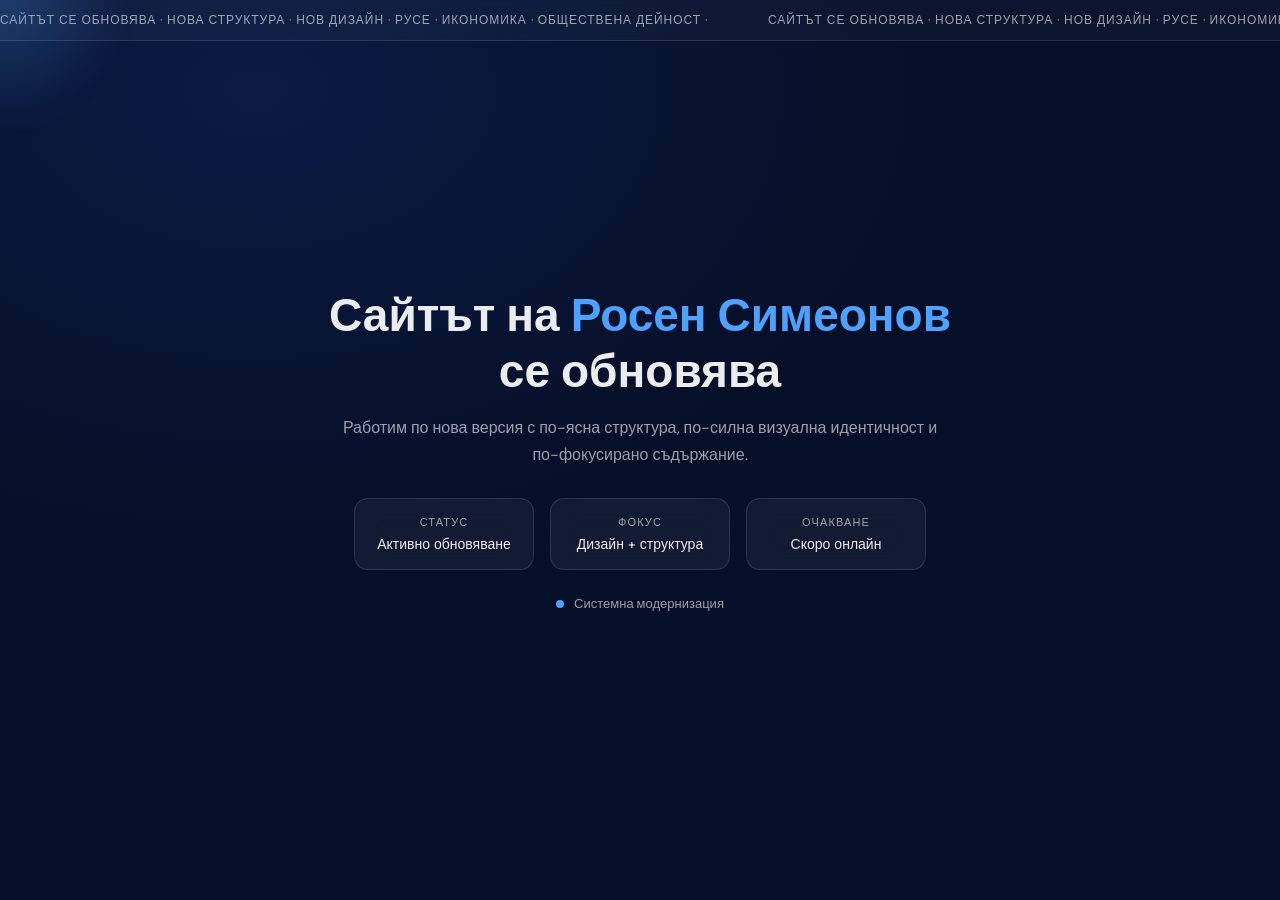
<file: index.html>
<!DOCTYPE html>
<html lang="bg-BG">
<head>
  <meta charset="UTF-8" />
  <meta name="viewport" content="width=device-width, initial-scale=1.0" />
  <title>Росен Симеонов | Обновяване</title>

  <link href="https://fonts.googleapis.com/css2?family=Syne:wght@700;800&family=DM+Sans:wght@400;500;600&display=swap" rel="stylesheet">

  <style>
    :root{
      --bg:#060f28;
      --text:rgba(255,255,255,0.92);
      --muted:rgba(255,255,255,0.6);
      --accent:#4ea1ff;
      --border:rgba(255,255,255,0.12);
    }

    *{margin:0;padding:0;box-sizing:border-box}

    body{
      font-family:"DM Sans",sans-serif;
      background:radial-gradient(1200px 800px at 20% 10%, #0b1b44 0%, var(--bg) 55%);
      height:100vh;
      overflow:hidden;
      color:var(--text);
      cursor:none;
    }

    /* ================= CURSOR LIGHT ================= */
    .cursor{
      position:fixed;
      width:300px;
      height:300px;
      background:radial-gradient(circle, rgba(78,161,255,0.25), transparent 60%);
      border-radius:50%;
      pointer-events:none;
      transform:translate(-50%,-50%);
      transition:0.08s linear;
      filter:blur(10px);
      z-index:1;
    }

    /* ================= TICKER ================= */
    .ticker{
      position:absolute;
      top:0;
      left:0;
      width:100%;
      padding:12px 0;
      overflow:hidden;
      border-bottom:1px solid var(--border);
      background:rgba(255,255,255,0.03);
      backdrop-filter:blur(10px);
    }

    .ticker-track{
      display:flex;
      gap:60px;
      white-space:nowrap;
      animation:scroll 18s linear infinite;
      font-size:12px;
      color:var(--muted);
      letter-spacing:0.08em;
      text-transform:uppercase;
    }

    @keyframes scroll{
      from{transform:translateX(0)}
      to{transform:translateX(-50%)}
    }

    /* ================= MAIN ================= */
    .wrap{
      position:relative;
      height:100%;
      display:flex;
      align-items:center;
      justify-content:center;
      z-index:2;
      text-align:center;
      padding:40px;
    }

    h1{
      font-family:"Syne",sans-serif;
      font-size:46px;
      margin-bottom:14px;
    }

    .accent{color:var(--accent)}

    p{
      color:var(--muted);
      max-width:600px;
      margin:0 auto 30px auto;
      line-height:1.7;
    }

    /* ================= DASHBOARD CARDS ================= */
    .cards{
      display:flex;
      gap:16px;
      justify-content:center;
      margin-top:30px;
      flex-wrap:wrap;
    }

    .card{
      width:180px;
      padding:16px;
      border:1px solid var(--border);
      border-radius:14px;
      background:rgba(255,255,255,0.05);
      backdrop-filter:blur(14px);
      transition:0.3s;
      animation:float 6s ease-in-out infinite;
    }

    .card:nth-child(2){animation-delay:1s}
    .card:nth-child(3){animation-delay:2s}

    .card:hover{
      transform:translateY(-6px);
      border-color:rgba(78,161,255,0.5);
    }

    .label{
      font-size:11px;
      color:var(--muted);
      text-transform:uppercase;
      letter-spacing:0.1em;
    }

    .value{
      margin-top:6px;
      font-size:14px;
      color:var(--text);
    }

    @keyframes float{
      0%,100%{transform:translateY(0)}
      50%{transform:translateY(-8px)}
    }

    /* ================= STATUS DOT ================= */
    .status{
      margin-top:25px;
      display:flex;
      align-items:center;
      justify-content:center;
      gap:10px;
      font-size:13px;
      color:var(--muted);
    }

    .dot{
      width:8px;
      height:8px;
      border-radius:50%;
      background:var(--accent);
      animation:pulse 1.2s infinite;
    }

    @keyframes pulse{
      0%,100%{transform:scale(0.8);opacity:0.4}
      50%{transform:scale(1.4);opacity:1}
    }

  </style>
</head>

<body>

<div class="cursor" id="cursor"></div>

<!-- TICKER -->
<div class="ticker">
  <div class="ticker-track">
    <span>САЙТЪТ СЕ ОБНОВЯВА · НОВА СТРУКТУРА · НОВ ДИЗАЙН · РУСЕ · ИКОНОМИКА · ОБЩЕСТВЕНА ДЕЙНОСТ ·</span>
    <span>САЙТЪТ СЕ ОБНОВЯВА · НОВА СТРУКТУРА · НОВ ДИЗАЙН · РУСЕ · ИКОНОМИКА · ОБЩЕСТВЕНА ДЕЙНОСТ ·</span>
  </div>
</div>

<div class="wrap">

  <div>
    <h1>
      Сайтът на <span class="accent">Росен Симеонов</span><br>
      се обновява
    </h1>

    <p>
      Работим по нова версия с по-ясна структура, по-силна визуална идентичност
      и по-фокусирано съдържание.
    </p>

    <!-- FLOATING INFO CARDS -->
    <div class="cards">

      <div class="card">
        <div class="label">Статус</div>
        <div class="value">Активно обновяване</div>
      </div>

      <div class="card">
        <div class="label">Фокус</div>
        <div class="value">Дизайн + структура</div>
      </div>

      <div class="card">
        <div class="label">Очакване</div>
        <div class="value">Скоро онлайн</div>
      </div>

    </div>

    <div class="status">
      <span class="dot"></span>
      Системна модернизация
    </div>
  </div>

</div>

<script>
  // cursor follow effect
  const cursor = document.getElementById("cursor");

  window.addEventListener("mousemove", (e) => {
    cursor.style.left = e.clientX + "px";
    cursor.style.top = e.clientY + "px";
  });
</script>

</body>
</html>
</file>
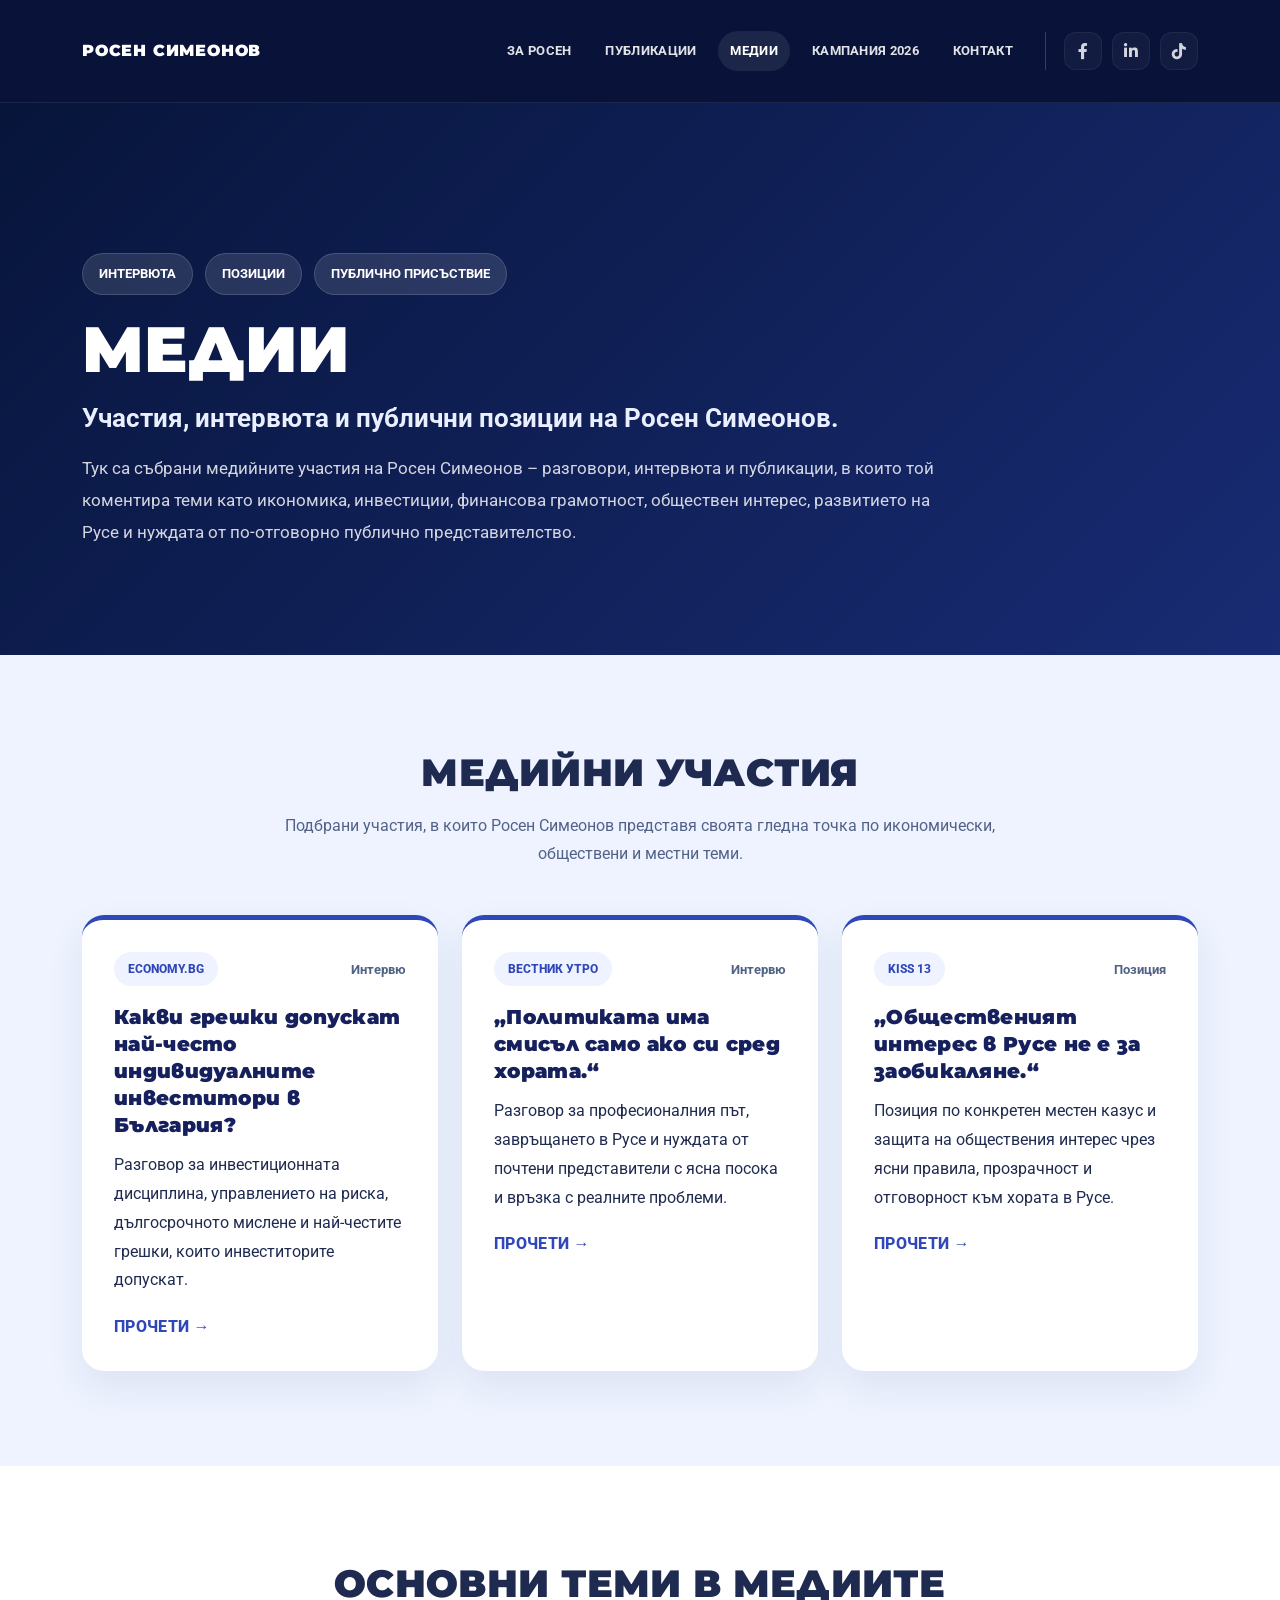
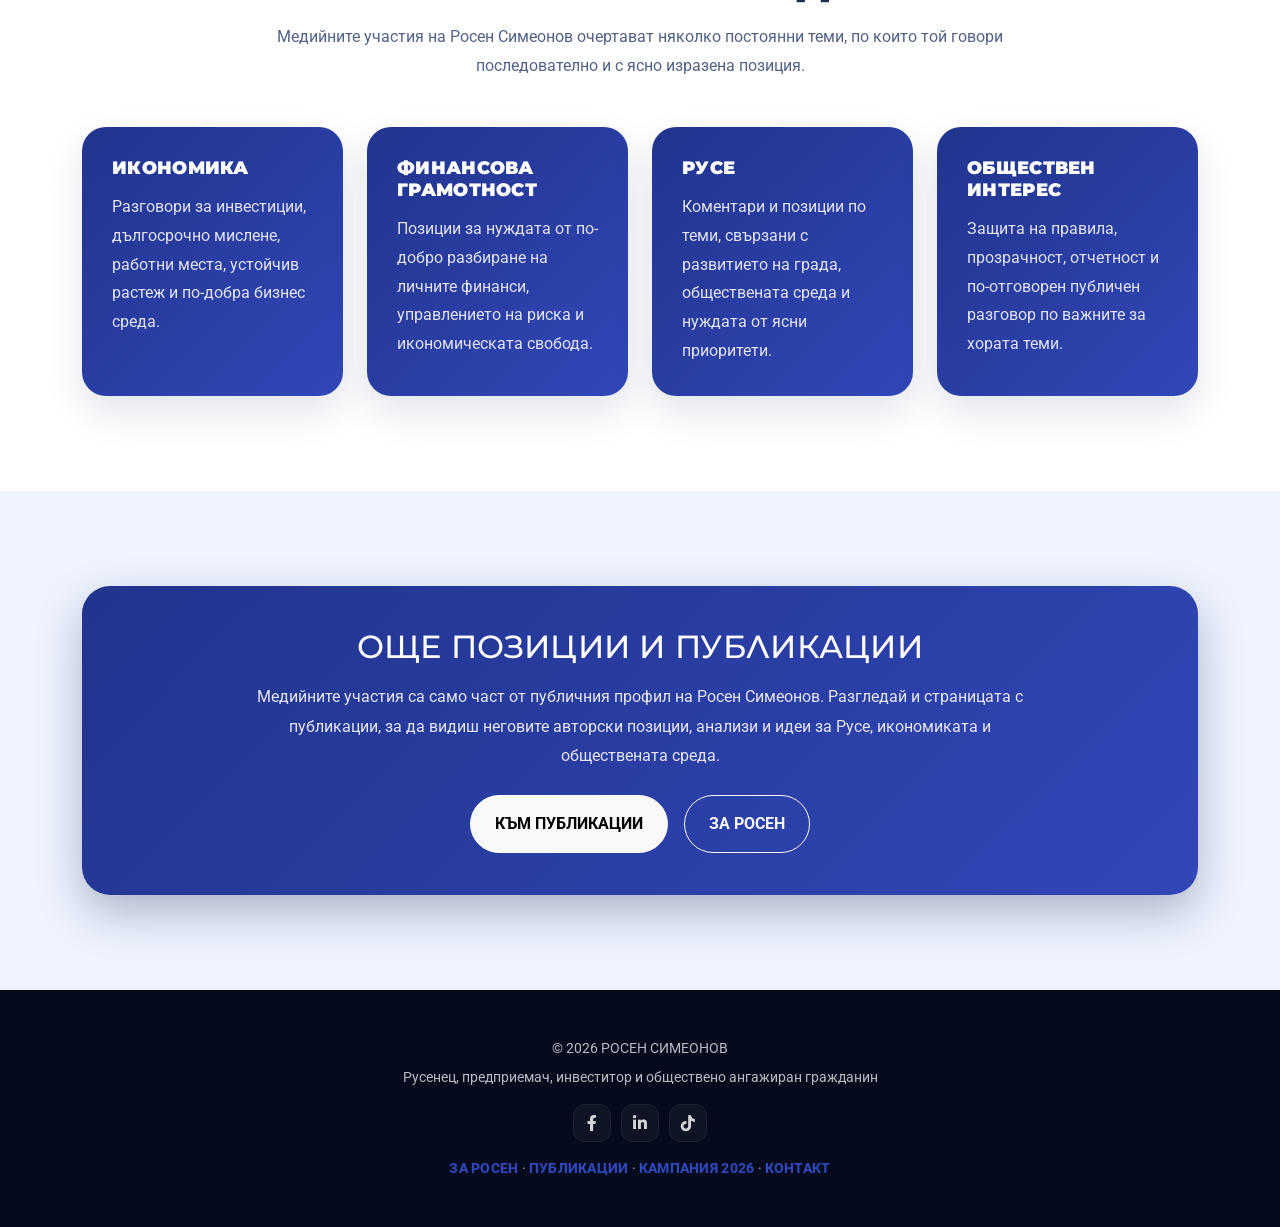
<file: medii.html>
<!DOCTYPE html>
<html lang="bg-BG">
<head>
    <meta charset="UTF-8">
    <meta http-equiv="X-UA-Compatible" content="IE=edge">
    <meta name="viewport" content="width=device-width, initial-scale=1.0, viewport-fit=cover">

    <title>Медии | Росен Симеонов</title>
    <meta name="description" content="Медийни участия на Росен Симеонов – интервюта, позиции и публикации по теми като Русе, икономика, финансова грамотност, обществен интерес и публична отговорност.">
    <meta name="robots" content="index, follow, max-image-preview:large, max-snippet:-1, max-video-preview:-1">
    <meta name="author" content="Росен Симеонов">
    <meta name="theme-color" content="#07153b">
    <meta name="format-detection" content="telephone=no">

    <link rel="icon" type="image/png" href="favicon.png">
    <link rel="canonical" href="https://rosensimeonov.com/medii.html">
    <link rel="alternate" hreflang="bg-BG" href="https://rosensimeonov.com/medii.html">
    <link rel="alternate" hreflang="x-default" href="https://rosensimeonov.com/medii.html">

    <meta property="og:locale" content="bg_BG">
    <meta property="og:type" content="website">
    <meta property="og:site_name" content="Росен Симеонов">
    <meta property="og:title" content="Медии | Росен Симеонов">
    <meta property="og:description" content="Интервюта, позиции и медийни участия на Росен Симеонов по теми като Русе, икономика, финансова грамотност и обществен интерес.">
    <meta property="og:url" content="https://rosensimeonov.com/medii.html">
    <meta property="og:image" content="https://rosensimeonov.com/thumbnail-rosen.png">

    <meta name="twitter:card" content="summary_large_image">
    <meta name="twitter:title" content="Медии | Росен Симеонов">
    <meta name="twitter:description" content="Интервюта, позиции и медийни участия на Росен Симеонов по теми като Русе, икономика, финансова грамотност и обществен интерес.">
    <meta name="twitter:image" content="https://rosensimeonov.com/thumbnail-rosen.png">

    <script type="application/ld+json">
    {
      "@context": "https://schema.org",
      "@graph": [
        {
          "@type": "CollectionPage",
          "@id": "https://rosensimeonov.com/medii.html#collectionpage",
          "url": "https://rosensimeonov.com/medii.html",
          "name": "Медии | Росен Симеонов",
          "description": "Архив с медийни участия, интервюта и позиции на Росен Симеонов.",
          "inLanguage": "bg-BG"
        },
        {
          "@type": "Person",
          "@id": "https://rosensimeonov.com/#person",
          "name": "Росен Симеонов",
          "url": "https://rosensimeonov.com/",
          "image": "https://rosensimeonov.com/thumbnail-rosen.png",
          "jobTitle": "Предприемач, инвеститор и обществено ангажиран автор"
        },
        {
          "@type": "BreadcrumbList",
          "@id": "https://rosensimeonov.com/medii.html#breadcrumb",
          "itemListElement": [
            {
              "@type": "ListItem",
              "position": 1,
              "name": "Начало",
              "item": "https://rosensimeonov.com/"
            },
            {
              "@type": "ListItem",
              "position": 2,
              "name": "Медии",
              "item": "https://rosensimeonov.com/medii.html"
            }
          ]
        }
      ]
    }
    </script>

    <link rel="preconnect" href="https://fonts.googleapis.com">
    <link rel="preconnect" href="https://fonts.gstatic.com" crossorigin>
    <link rel="preconnect" href="https://cdnjs.cloudflare.com" crossorigin>
    <link rel="preconnect" href="https://cdn.jsdelivr.net" crossorigin>
    <link rel="preconnect" href="https://unpkg.com" crossorigin>

    <link href="https://fonts.googleapis.com/css2?family=Montserrat:wght@400;700;800;900&family=Roboto:wght@300;400;500;700&display=swap" rel="stylesheet">
    <link rel="stylesheet" href="https://cdnjs.cloudflare.com/ajax/libs/font-awesome/6.0.0/css/all.min.css">
    <link href="https://cdn.jsdelivr.net/npm/bootstrap@5.3.0/dist/css/bootstrap.min.css" rel="stylesheet">
    <link href="https://unpkg.com/aos@2.3.1/dist/aos.css" rel="stylesheet">

    <style>
        :root {
            --primary-blue: #243a96;
            --secondary-blue: #2f47b8;
            --deep-blue: #15205d;
            --navy: #07153b;
            --navy-soft: #0b1438;
            --accent-light: #e9efff;
            --white: #ffffff;
            --text-soft: rgba(255,255,255,0.82);
            --text-dark: #1e2a4f;
            --text-muted: #526287;
            --shadow: 0 18px 45px rgba(7, 21, 59, 0.28);
            --shadow-soft: 0 10px 30px rgba(7, 21, 59, 0.16);
            --nav-height: 86px;
            --nav-height-scrolled: 72px;
        }

        * { box-sizing: border-box; }

        html {
            scroll-behavior: smooth;
            max-width: 100%;
            overflow-x: hidden;
        }

        body {
            margin: 0;
            max-width: 100%;
            overflow-x: hidden;
            font-family: 'Roboto', sans-serif;
            background: var(--navy);
            color: var(--white);
        }

        h1, h2, h3, h4, h5 {
            font-family: 'Montserrat', sans-serif;
            letter-spacing: 0.3px;
        }

        a { transition: 0.25s ease; text-decoration: none; }
        img { max-width: 100%; height: auto; }

        .navbar {
            background: rgba(10, 20, 58, 0.82);
            backdrop-filter: blur(18px);
            -webkit-backdrop-filter: blur(18px);
            min-height: var(--nav-height);
            border-bottom: 1px solid rgba(255,255,255,0.08);
            transition: min-height 0.28s ease, background 0.28s ease, box-shadow 0.28s ease;
            z-index: 1030;
        }

        .navbar.navbar-scrolled {
            min-height: var(--nav-height-scrolled);
            background: rgba(7, 16, 45, 0.94);
            box-shadow: 0 12px 32px rgba(0,0,0,0.18);
        }

        .nav-shell {
            min-height: var(--nav-height);
            display: flex;
            align-items: center;
            justify-content: space-between;
            gap: 18px;
            width: 100%;
            transition: min-height 0.28s ease;
        }

        .navbar.navbar-scrolled .nav-shell {
            min-height: var(--nav-height-scrolled);
        }

        .brand-name {
            color: #fff !important;
            font-family: 'Montserrat', sans-serif;
            font-weight: 900;
            font-size: 16px;
            letter-spacing: 0.8px;
            white-space: nowrap;
        }

        .desktop-nav {
            margin-left: auto;
        }

        .desktop-nav .navbar-nav {
            gap: 2px;
        }

        .desktop-nav .nav-link {
            position: relative;
            color: rgba(255,255,255,0.88) !important;
            font-weight: 700;
            font-size: 13px;
            text-transform: uppercase;
            margin-left: 8px;
            padding: 10px 12px !important;
            border-radius: 999px;
            letter-spacing: 0.3px;
        }

        .desktop-nav .nav-link:hover,
        .desktop-nav .nav-link.active {
            color: #fff !important;
            background: rgba(255,255,255,0.08);
        }

        .social-nav {
            display: flex;
            gap: 10px;
            margin-left: 18px;
            padding-left: 18px;
            border-left: 1px solid rgba(255,255,255,0.18);
        }

        .social-nav a {
            width: 38px;
            height: 38px;
            color: rgba(255,255,255,0.82);
            font-size: 16px;
            border-radius: 12px;
            background: rgba(255,255,255,0.04);
            border: 1px solid rgba(255,255,255,0.06);
            display: inline-flex;
            align-items: center;
            justify-content: center;
        }

        .social-nav a:hover {
            color: #fff;
            transform: translateY(-2px);
            background: rgba(255,255,255,0.1);
        }

        .hero-page {
            padding: 150px 0 90px;
            background:
                linear-gradient(135deg, rgba(7,21,59,0.96) 0%, rgba(26,45,120,0.92) 100%);
        }

        .hero-badges {
            display: flex;
            gap: 12px;
            flex-wrap: wrap;
            margin-bottom: 22px;
        }

        .badge-soft {
            background: rgba(255,255,255,0.12);
            border: 1px solid rgba(255,255,255,0.15);
            color: #fff;
            padding: 10px 16px;
            border-radius: 999px;
            font-size: 13px;
            font-weight: 700;
            text-transform: uppercase;
        }

        .hero-title {
            font-size: clamp(2.4rem, 5vw, 4.5rem);
            font-weight: 900;
            line-height: 1;
            text-transform: uppercase;
            margin-bottom: 18px;
        }

        .hero-subtitle {
            font-size: clamp(1.15rem, 2vw, 1.7rem);
            color: var(--accent-light);
            margin-bottom: 16px;
            font-weight: 700;
        }

        .hero-lead {
            max-width: 860px;
            font-size: 1.05rem;
            line-height: 1.9;
            color: var(--text-soft);
        }

        .section-white { background: #fff; color: var(--text-dark); padding: 95px 0; }
        .section-soft { background: #eef3ff; color: var(--text-dark); padding: 95px 0; }

        .section-header { margin-bottom: 46px; }
        .section-header h2 {
            font-weight: 900;
            font-size: clamp(2rem, 3vw, 2.8rem);
            text-transform: uppercase;
            margin-bottom: 16px;
        }

        .section-header p {
            color: var(--text-muted);
            line-height: 1.8;
        }

        .media-card {
            background: #fff;
            border-radius: 22px;
            padding: 32px;
            height: 100%;
            box-shadow: 0 16px 38px rgba(20, 36, 96, 0.08);
            transition: transform 0.25s ease, box-shadow 0.25s ease;
            border-top: 5px solid var(--secondary-blue);
        }

        .media-card:hover {
            transform: translateY(-4px);
            box-shadow: 0 20px 42px rgba(20, 36, 96, 0.12);
        }

        .media-meta {
            display: flex;
            align-items: center;
            justify-content: space-between;
            gap: 14px;
            flex-wrap: wrap;
            margin-bottom: 18px;
        }

        .media-tag {
            display: inline-block;
            padding: 8px 14px;
            border-radius: 999px;
            background: #eef3ff;
            color: var(--secondary-blue);
            font-size: 12px;
            font-weight: 800;
            text-transform: uppercase;
        }

        .media-type {
            font-size: 13px;
            color: var(--text-muted);
            font-weight: 700;
        }

        .media-card h3 {
            color: var(--deep-blue);
            font-size: 1.25rem;
            font-weight: 900;
            margin-bottom: 12px;
            line-height: 1.35;
        }

        .media-card p {
            color: var(--text-dark);
            line-height: 1.8;
            margin-bottom: 20px;
        }

        .text-link {
            color: var(--secondary-blue);
            font-weight: 800;
            text-transform: uppercase;
            letter-spacing: 0.3px;
        }

        .text-link:hover {
            color: var(--deep-blue);
        }

        .topic-card {
            background: linear-gradient(135deg, #21348d 0%, #3147b7 100%);
            border-radius: 24px;
            padding: 30px;
            color: #fff;
            height: 100%;
            box-shadow: 0 16px 38px rgba(20, 36, 96, 0.12);
        }

        .topic-card h3 {
            font-size: 1.15rem;
            font-weight: 900;
            text-transform: uppercase;
            margin-bottom: 14px;
        }

        .topic-card p {
            color: rgba(255,255,255,0.86);
            line-height: 1.8;
            margin-bottom: 0;
        }

        .archive-card {
            background: linear-gradient(135deg, #21348d 0%, #3147b7 100%);
            border-radius: 28px;
            padding: 42px;
            color: #fff;
            box-shadow: 0 18px 45px rgba(7, 21, 59, 0.28);
        }

        .archive-card p {
            color: rgba(255,255,255,0.88);
            line-height: 1.85;
        }

        footer {
            background: #050b1c;
            padding: 48px 0;
            text-align: center;
            color: rgba(255,255,255,0.72);
            font-size: 14px;
        }

        @media (max-width: 991px) {
            .desktop-nav,
            .social-nav {
                display: none !important;
            }

            .hero-page {
                padding: 130px 0 72px;
                text-align: center;
            }

            .hero-badges {
                justify-content: center;
            }

            .section-white,
            .section-soft {
                padding: 80px 0;
            }

            .archive-card {
                padding: 28px;
            }
        }
    </style>
</head>
<body>

    <header>
        <nav class="navbar sticky-top navbar-dark" id="mainNavbar" aria-label="Основна навигация">
            <div class="container">
                <div class="nav-shell">
                    <a href="index.html" class="brand-name" aria-label="Начало - Росен Симеонов">РОСЕН СИМЕОНОВ</a>

                    <div class="desktop-nav d-none d-lg-flex align-items-center">
                        <ul class="navbar-nav flex-row align-items-center">
                            <li class="nav-item"><a class="nav-link" href="za-men.html">За Росен</a></li>
                            <li class="nav-item"><a class="nav-link" href="publikacii.html">Публикации</a></li> 
                            <li class="nav-item"><a class="nav-link active" href="medii.html">Медии</a></li>
                            <li class="nav-item"><a class="nav-link" href="kampania-2026.html">Кампания 2026</a></li>
                            <li class="nav-item"><a class="nav-link" href="index.html#contact">Контакт</a></li>
                            <li class="nav-item">
                                <div class="social-nav">
                                    <a href="https://www.facebook.com/rosen.simeonov.12" target="_blank" rel="noopener noreferrer me" aria-label="Facebook профил на Росен Симеонов"><i class="fab fa-facebook-f"></i></a>
                                    <a href="https://www.linkedin.com/in/rosen-simeonov/" target="_blank" rel="noopener noreferrer me" aria-label="LinkedIn профил на Росен Симеонов"><i class="fab fa-linkedin-in"></i></a>
                                    <a href="https://www.tiktok.com/@rossimeonov" target="_blank" rel="noopener noreferrer me" aria-label="TikTok профил на Росен Симеонов"><i class="fab fa-tiktok"></i></a>
                                </div>
                            </li>
                        </ul>
                    </div>
                </div>
            </div>
        </nav>
    </header>

    <main>
        <section class="hero-page" aria-labelledby="page-title">
            <div class="container">
                <div class="hero-badges">
                    <span class="badge-soft">Интервюта</span>
                    <span class="badge-soft">Позиции</span>
                    <span class="badge-soft">Публично присъствие</span>
                </div>

                <h1 id="page-title" class="hero-title">Медии</h1>
                <div class="hero-subtitle">Участия, интервюта и публични позиции на Росен Симеонов.</div>
                <p class="hero-lead">
                    Тук са събрани медийните участия на Росен Симеонов – разговори, интервюта и публикации, в които той коментира теми като икономика, инвестиции, финансова грамотност, обществен интерес, развитието на Русе и нуждата от по-отговорно публично представителство.
                </p>
            </div>
        </section>

        <section class="section-soft" aria-labelledby="media-list-title">
            <div class="container">
                <div class="section-header text-center">
                    <h2 id="media-list-title">Медийни участия</h2>
                    <p style="max-width:760px; margin:0 auto;">
                        Подбрани участия, в които Росен Симеонов представя своята гледна точка по икономически, обществени и местни теми.
                    </p>
                </div>

                <div class="row g-4">
                    <div class="col-md-6 col-lg-4">
                        <article class="media-card">
                            <div class="media-meta">
                                <span class="media-tag">Economy.bg</span>
                                <span class="media-type">Интервю</span>
                            </div>
                            <h3>Какви грешки допускат най-често индивидуалните инвеститори в България?</h3>
                            <p>
                                Разговор за инвестиционната дисциплина, управлението на риска, дългосрочното мислене и най-честите грешки, които инвеститорите допускат.
                            </p>
                            <a href="https://www.economy.bg/featured/view/63166/Kakvi-greshki-dopuskat-naj-chesto-individualnite-investitori-v-Bylgariya"
                               target="_blank"
                               rel="noopener noreferrer external"
                               class="text-link">Прочети →</a>
                        </article>
                    </div>

                    <div class="col-md-6 col-lg-4">
                        <article class="media-card">
                            <div class="media-meta">
                                <span class="media-tag">Вестник Утро</span>
                                <span class="media-type">Интервю</span>
                            </div>
                            <h3>„Политиката има смисъл само ако си сред хората.“</h3>
                            <p>
                                Разговор за професионалния път, завръщането в Русе и нуждата от почтени представители с ясна посока и връзка с реалните проблеми.
                            </p>
                            <a href="https://utroruse.com/article/1179302/"
                               target="_blank"
                               rel="noopener noreferrer external"
                               class="text-link">Прочети →</a>
                        </article>
                    </div>

                    <div class="col-md-6 col-lg-4">
                        <article class="media-card">
                            <div class="media-meta">
                                <span class="media-tag">KISS 13</span>
                                <span class="media-type">Позиция</span>
                            </div>
                            <h3>„Общественият интерес в Русе не е за заобикаляне.“</h3>
                            <p>
                                Позиция по конкретен местен казус и защита на обществения интерес чрез ясни правила, прозрачност и отговорност към хората в Русе.
                            </p>
                            <a href="https://kiss13.net/news/ruse/pp-db-davat-sdelkata-za-golemiya-tir-parking-v-ruse-na-prokuraturata"
                               target="_blank"
                               rel="noopener noreferrer external"
                               class="text-link">Прочети →</a>
                        </article>
                    </div>
                </div>
            </div>
        </section>

        <section class="section-white" aria-labelledby="topics-title">
            <div class="container">
                <div class="section-header text-center">
                    <h2 id="topics-title">Основни теми в медиите</h2>
                    <p style="max-width:760px; margin:0 auto;">
                        Медийните участия на Росен Симеонов очертават няколко постоянни теми, по които той говори последователно и с ясно изразена позиция.
                    </p>
                </div>

                <div class="row g-4">
                    <div class="col-md-6 col-lg-3">
                        <div class="topic-card">
                            <h3>Икономика</h3>
                            <p>Разговори за инвестиции, дългосрочно мислене, работни места, устойчив растеж и по-добра бизнес среда.</p>
                        </div>
                    </div>

                    <div class="col-md-6 col-lg-3">
                        <div class="topic-card">
                            <h3>Финансова грамотност</h3>
                            <p>Позиции за нуждата от по-добро разбиране на личните финанси, управлението на риска и икономическата свобода.</p>
                        </div>
                    </div>

                    <div class="col-md-6 col-lg-3">
                        <div class="topic-card">
                            <h3>Русе</h3>
                            <p>Коментари и позиции по теми, свързани с развитието на града, обществената среда и нуждата от ясни приоритети.</p>
                        </div>
                    </div>

                    <div class="col-md-6 col-lg-3">
                        <div class="topic-card">
                            <h3>Обществен интерес</h3>
                            <p>Защита на правила, прозрачност, отчетност и по-отговорен публичен разговор по важните за хората теми.</p>
                        </div>
                    </div>
                </div>
            </div>
        </section>

        <section class="section-soft" aria-labelledby="cta-title">
            <div class="container">
                <div class="archive-card text-center">
                    <h2 id="cta-title" class="fw-900 text-uppercase mb-3">Още позиции и публикации</h2>
                    <p style="max-width:780px; margin:0 auto 24px;">
                        Медийните участия са само част от публичния профил на Росен Симеонов. Разгледай и страницата с публикации, за да видиш неговите авторски позиции, анализи и идеи за Русе, икономиката и обществената среда.
                    </p>
                    <div class="d-flex flex-wrap gap-3 justify-content-center">
                        <a href="publikacii.html" class="btn btn-light rounded-pill px-4 py-3 fw-bold text-uppercase">Към публикации</a>
                        <a href="za-men.html" class="btn btn-outline-light rounded-pill px-4 py-3 fw-bold text-uppercase">За Росен</a>
                    </div>
                </div>
            </div>
        </section>
    </main>

    <footer>
    <div class="container">
        <p class="mb-2">© 2026 РОСЕН СИМЕОНОВ</p>
        <p class="mb-3">Русенец, предприемач, инвеститор и обществено ангажиран гражданин</p>

        <div class="social-nav justify-content-center d-flex mx-auto mb-3" style="margin-left: 0; padding-left: 0; border-left: none;">
            <a href="https://www.facebook.com/rosen.simeonov.12" target="_blank" rel="noopener noreferrer me" aria-label="Facebook профил на Росен Симеонов">
                <i class="fab fa-facebook-f"></i>
            </a>
            <a href="https://www.linkedin.com/in/rosen-simeonov/" target="_blank" rel="noopener noreferrer me" aria-label="LinkedIn профил на Росен Симеонов">
                <i class="fab fa-linkedin-in"></i>
            </a>
            <a href="https://www.tiktok.com/@rossimeonov" target="_blank" rel="noopener noreferrer me" aria-label="TikTok профил на Росен Симеонов">
                <i class="fab fa-tiktok"></i>
            </a>
        </div>

        <p class="mb-0">
            <a href="za-men.html" class="text-link">За Росен</a> ·
            <a href="publikacii.html" class="text-link">Публикации</a> ·
            <a href="kampania-2026.html" class="text-link">Кампания 2026</a> ·
            <a href="#contact" class="text-link nav-scroll-link" data-target="contact">Контакт</a>
        </p>
    </div>
</footer>

    <script src="https://cdn.jsdelivr.net/npm/bootstrap@5.3.0/dist/js/bootstrap.bundle.min.js"></script>
    <script src="https://unpkg.com/aos@2.3.1/dist/aos.js"></script>
    <script>
        document.addEventListener('DOMContentLoaded', function () {
            if (typeof AOS !== 'undefined') {
                AOS.init({ duration: 900, once: true });
            }

            const navbar = document.getElementById('mainNavbar');

            function handleScrollState() {
                if (!navbar) return;
                if (window.scrollY > 16) {
                    navbar.classList.add('navbar-scrolled');
                } else {
                    navbar.classList.remove('navbar-scrolled');
                }
            }

            window.addEventListener('scroll', handleScrollState);
            handleScrollState();
        });
    </script>
</body>
</html>
</file>
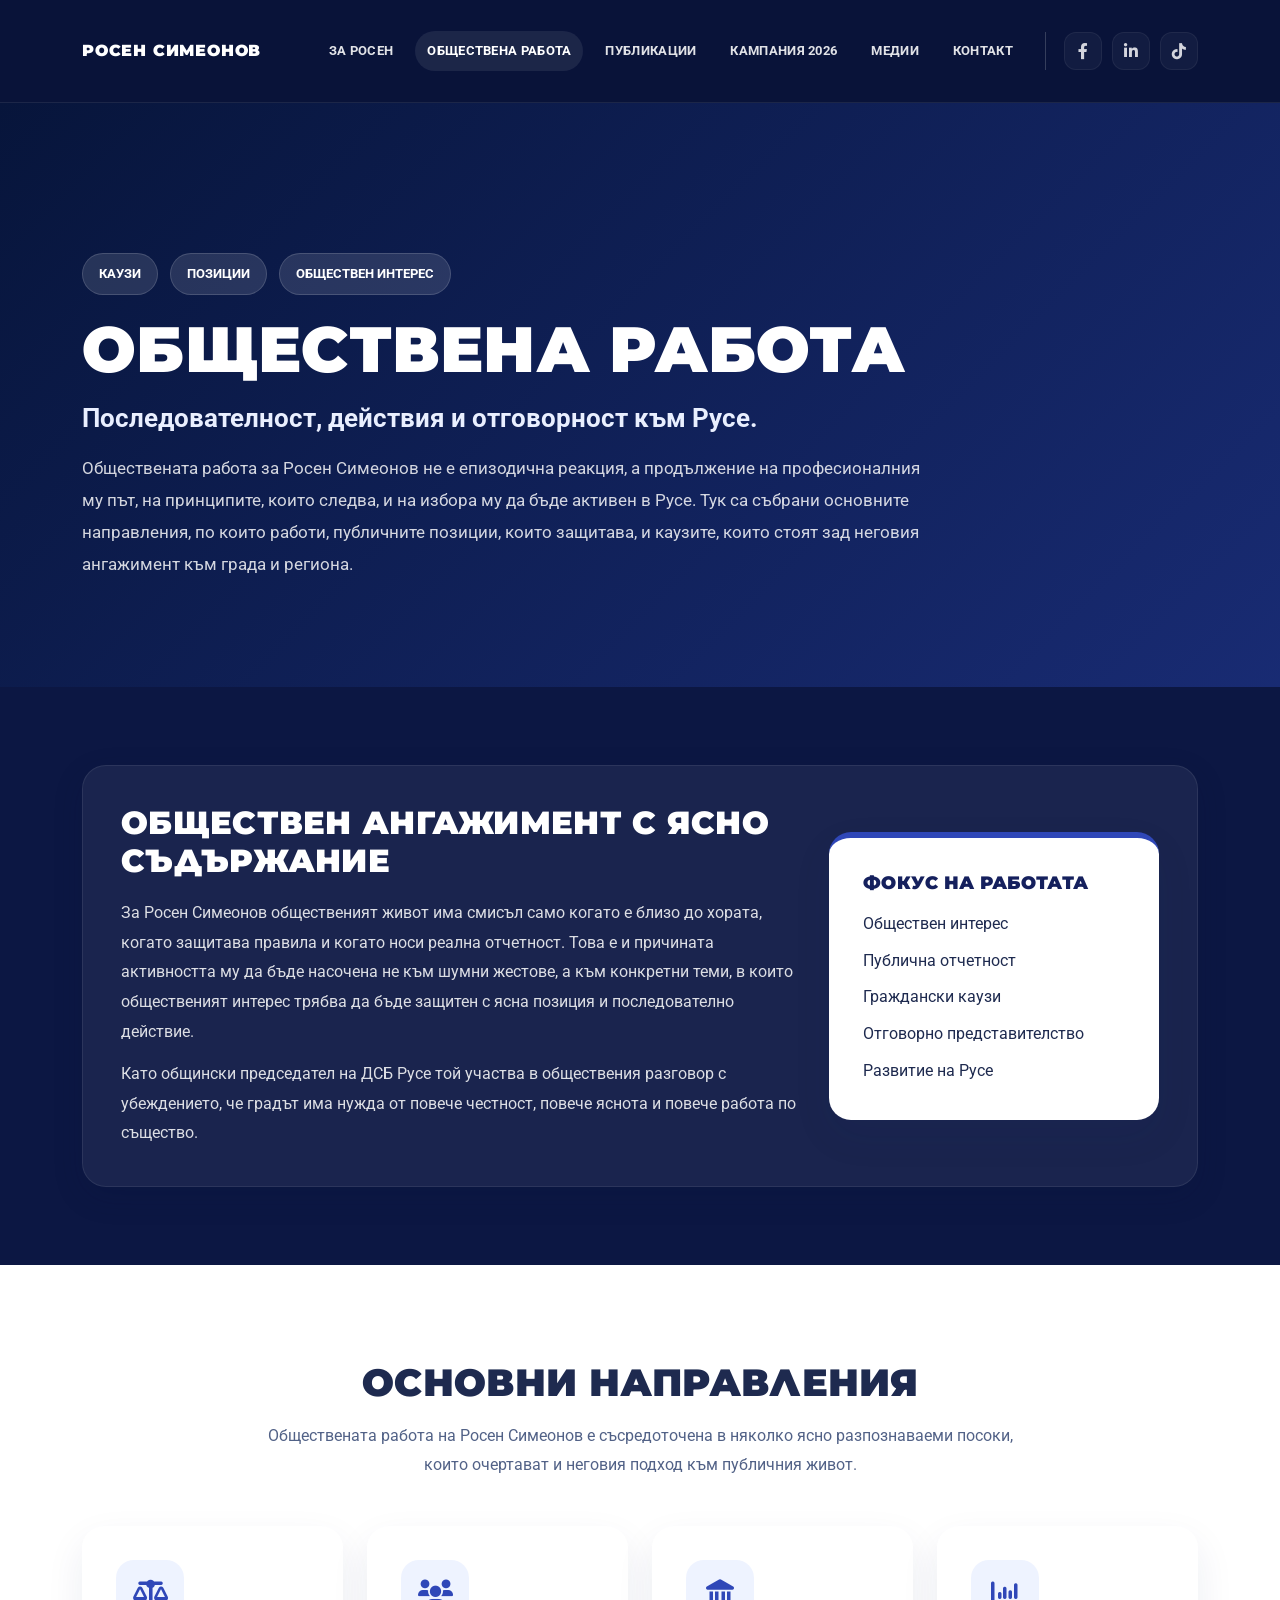
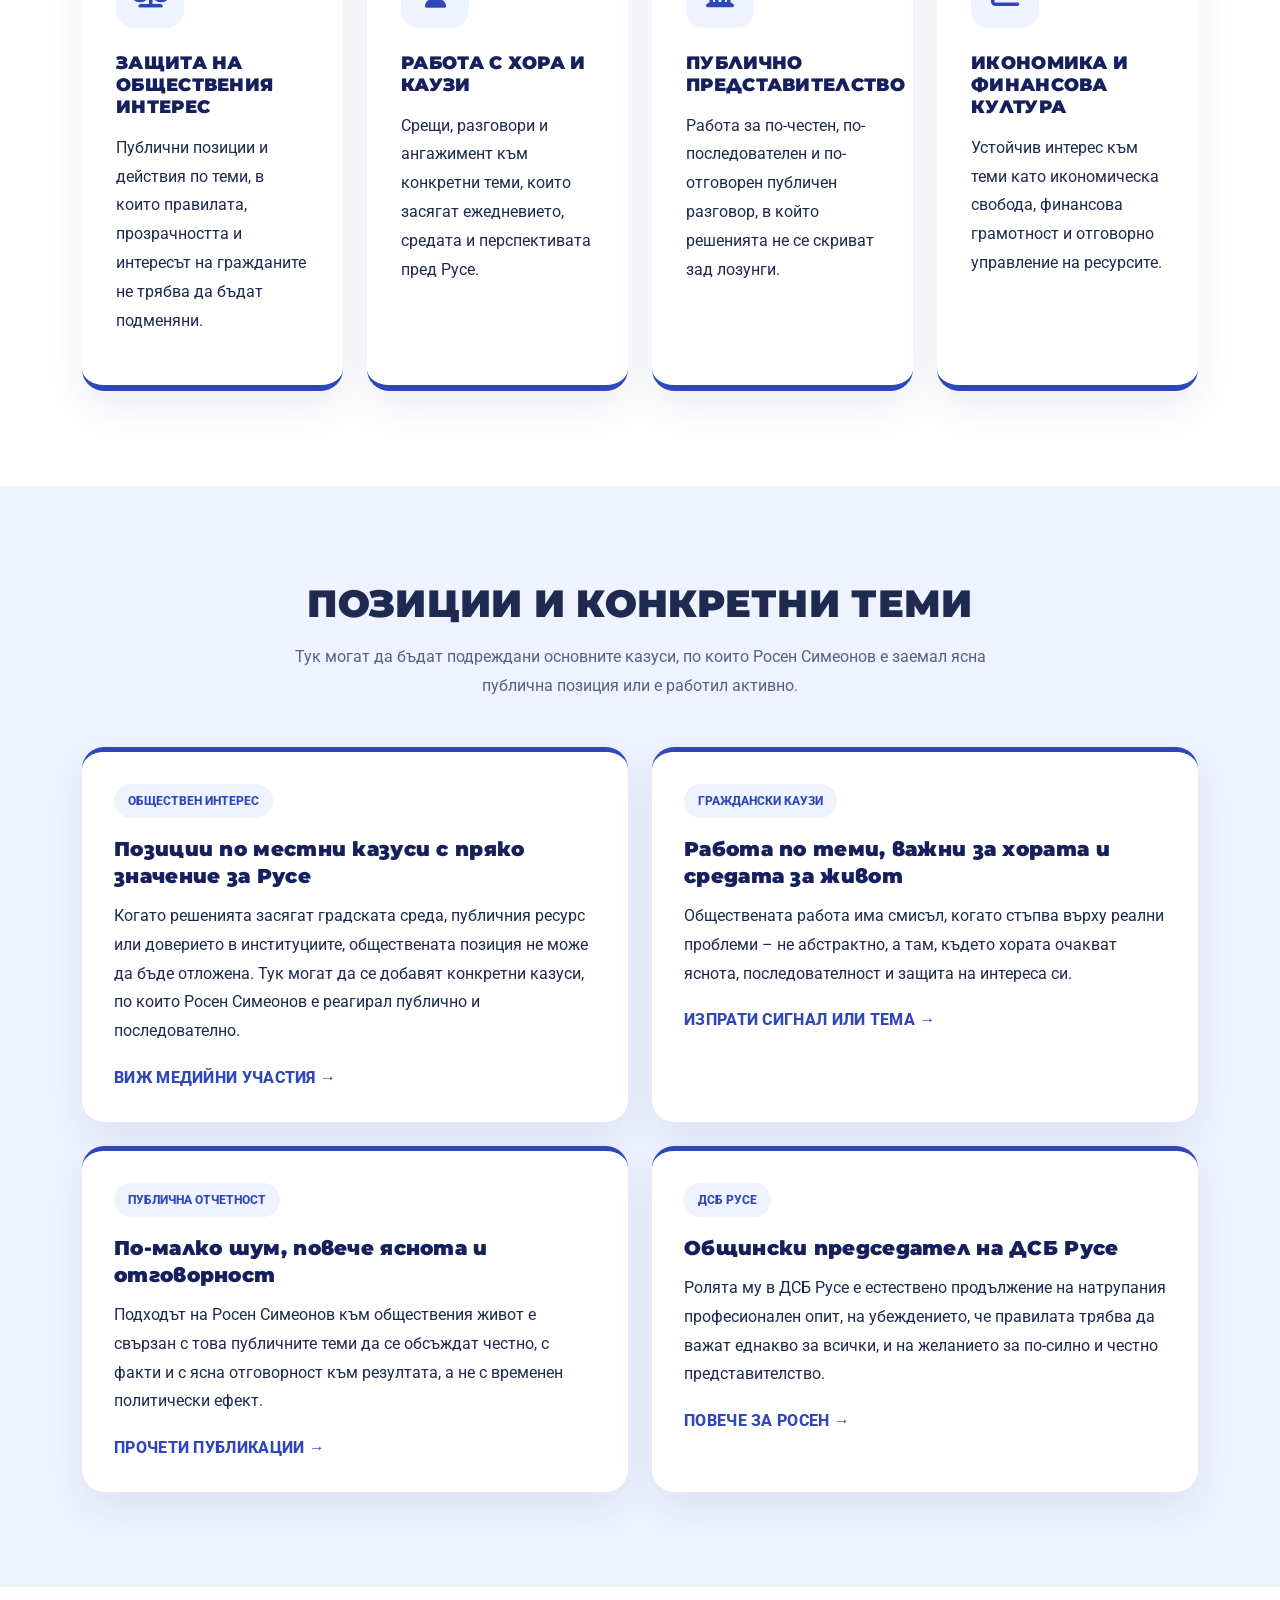
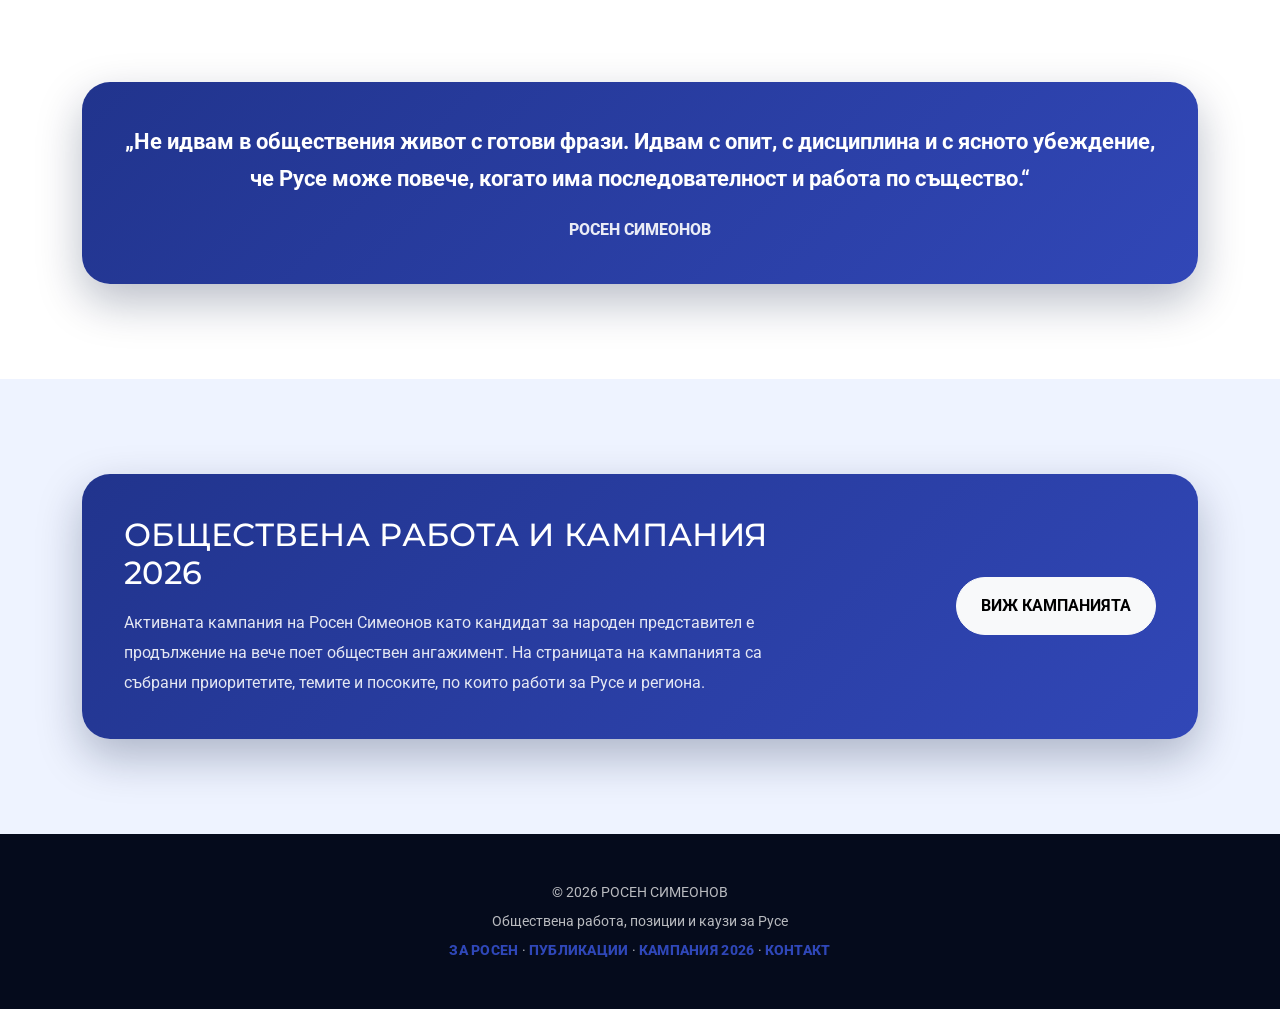
<file: obshtestvena-rabota.html>
<!DOCTYPE html>
<html lang="bg-BG">
<head>
    <meta charset="UTF-8">
    <meta http-equiv="X-UA-Compatible" content="IE=edge">
    <meta name="viewport" content="width=device-width, initial-scale=1.0, viewport-fit=cover">

    <title>Обществена работа | Росен Симеонов</title>
    <meta name="description" content="Обществена работа на Росен Симеонов – позиции, каузи, инициативи и действия в защита на обществения интерес, развитието на Русе и по-отговорното публично представителство.">
    <meta name="robots" content="index, follow, max-image-preview:large, max-snippet:-1, max-video-preview:-1">
    <meta name="author" content="Росен Симеонов">
    <meta name="theme-color" content="#07153b">
    <meta name="format-detection" content="telephone=no">

    <link rel="icon" type="image/png" href="favicon.png">
    <link rel="canonical" href="https://rosensimeonov.com/obshtestvena-rabota.html">
    <link rel="alternate" hreflang="bg-BG" href="https://rosensimeonov.com/obshtestvena-rabota.html">
    <link rel="alternate" hreflang="x-default" href="https://rosensimeonov.com/obshtestvena-rabota.html">

    <meta property="og:locale" content="bg_BG">
    <meta property="og:type" content="website">
    <meta property="og:site_name" content="Росен Симеонов">
    <meta property="og:title" content="Обществена работа | Росен Симеонов">
    <meta property="og:description" content="Позиции, каузи, инициативи и действия на Росен Симеонов в защита на обществения интерес и развитието на Русе.">
    <meta property="og:url" content="https://rosensimeonov.com/obshtestvena-rabota.html">
    <meta property="og:image" content="https://rosensimeonov.com/thumbnail-rosen.png">

    <meta name="twitter:card" content="summary_large_image">
    <meta name="twitter:title" content="Обществена работа | Росен Симеонов">
    <meta name="twitter:description" content="Позиции, каузи, инициативи и действия на Росен Симеонов в защита на обществения интерес и развитието на Русе.">
    <meta name="twitter:image" content="https://rosensimeonov.com/thumbnail-rosen.png">

    <script type="application/ld+json">
    {
      "@context": "https://schema.org",
      "@graph": [
        {
          "@type": "WebPage",
          "@id": "https://rosensimeonov.com/obshtestvena-rabota.html#webpage",
          "url": "https://rosensimeonov.com/obshtestvena-rabota.html",
          "name": "Обществена работа | Росен Симеонов",
          "description": "Страница с позиции, каузи и обществена работа на Росен Симеонов.",
          "inLanguage": "bg-BG",
          "about": {
            "@id": "https://rosensimeonov.com/#person"
          }
        },
        {
          "@type": "Person",
          "@id": "https://rosensimeonov.com/#person",
          "name": "Росен Симеонов",
          "url": "https://rosensimeonov.com/",
          "image": "https://rosensimeonov.com/thumbnail-rosen.png",
          "description": "Росен Симеонов е русенец, предприемач, инвеститор и обществено ангажиран автор с активна позиция по теми, свързани с Русе, обществената среда и публичната отговорност.",
          "jobTitle": "Предприемач, инвеститор и обществено ангажиран автор",
          "memberOf": {
            "@type": "Organization",
            "name": "ДСБ Русе"
          }
        },
        {
          "@type": "BreadcrumbList",
          "@id": "https://rosensimeonov.com/obshtestvena-rabota.html#breadcrumb",
          "itemListElement": [
            {
              "@type": "ListItem",
              "position": 1,
              "name": "Начало",
              "item": "https://rosensimeonov.com/"
            },
            {
              "@type": "ListItem",
              "position": 2,
              "name": "Обществена работа",
              "item": "https://rosensimeonov.com/obshtestvena-rabota.html"
            }
          ]
        }
      ]
    }
    </script>

    <link rel="preconnect" href="https://fonts.googleapis.com">
    <link rel="preconnect" href="https://fonts.gstatic.com" crossorigin>
    <link rel="preconnect" href="https://cdnjs.cloudflare.com" crossorigin>
    <link rel="preconnect" href="https://cdn.jsdelivr.net" crossorigin>
    <link rel="preconnect" href="https://unpkg.com" crossorigin>

    <link href="https://fonts.googleapis.com/css2?family=Montserrat:wght@400;700;800;900&family=Roboto:wght@300;400;500;700&display=swap" rel="stylesheet">
    <link rel="stylesheet" href="https://cdnjs.cloudflare.com/ajax/libs/font-awesome/6.0.0/css/all.min.css">
    <link href="https://cdn.jsdelivr.net/npm/bootstrap@5.3.0/dist/css/bootstrap.min.css" rel="stylesheet">
    <link href="https://unpkg.com/aos@2.3.1/dist/aos.css" rel="stylesheet">

    <style>
        :root {
            --primary-blue: #243a96;
            --secondary-blue: #2f47b8;
            --deep-blue: #15205d;
            --navy: #07153b;
            --navy-soft: #0b1438;
            --accent-light: #e9efff;
            --white: #ffffff;
            --text-soft: rgba(255,255,255,0.82);
            --text-dark: #1e2a4f;
            --text-muted: #526287;
            --shadow: 0 18px 45px rgba(7, 21, 59, 0.28);
            --shadow-soft: 0 10px 30px rgba(7, 21, 59, 0.16);
            --nav-height: 86px;
            --nav-height-scrolled: 72px;
        }

        * { box-sizing: border-box; }

        html {
            scroll-behavior: smooth;
            max-width: 100%;
            overflow-x: hidden;
        }

        body {
            margin: 0;
            max-width: 100%;
            overflow-x: hidden;
            font-family: 'Roboto', sans-serif;
            background: var(--navy);
            color: var(--white);
        }

        h1, h2, h3, h4, h5 {
            font-family: 'Montserrat', sans-serif;
            letter-spacing: 0.3px;
        }

        a { transition: 0.25s ease; text-decoration: none; }
        img { max-width: 100%; height: auto; }

        .navbar {
            background: rgba(10, 20, 58, 0.82);
            backdrop-filter: blur(18px);
            -webkit-backdrop-filter: blur(18px);
            min-height: var(--nav-height);
            border-bottom: 1px solid rgba(255,255,255,0.08);
            transition: min-height 0.28s ease, background 0.28s ease, box-shadow 0.28s ease;
            z-index: 1030;
        }

        .navbar.navbar-scrolled {
            min-height: var(--nav-height-scrolled);
            background: rgba(7, 16, 45, 0.94);
            box-shadow: 0 12px 32px rgba(0,0,0,0.18);
        }

        .nav-shell {
            min-height: var(--nav-height);
            display: flex;
            align-items: center;
            justify-content: space-between;
            gap: 18px;
            width: 100%;
            transition: min-height 0.28s ease;
        }

        .navbar.navbar-scrolled .nav-shell {
            min-height: var(--nav-height-scrolled);
        }

        .brand-name {
            color: #fff !important;
            font-family: 'Montserrat', sans-serif;
            font-weight: 900;
            font-size: 16px;
            letter-spacing: 0.8px;
            white-space: nowrap;
        }

        .desktop-nav {
            margin-left: auto;
        }

        .desktop-nav .navbar-nav {
            gap: 2px;
        }

        .desktop-nav .nav-link {
            position: relative;
            color: rgba(255,255,255,0.88) !important;
            font-weight: 700;
            font-size: 13px;
            text-transform: uppercase;
            margin-left: 8px;
            padding: 10px 12px !important;
            border-radius: 999px;
            letter-spacing: 0.3px;
        }

        .desktop-nav .nav-link:hover,
        .desktop-nav .nav-link.active {
            color: #fff !important;
            background: rgba(255,255,255,0.08);
        }

        .social-nav {
            display: flex;
            gap: 10px;
            margin-left: 18px;
            padding-left: 18px;
            border-left: 1px solid rgba(255,255,255,0.18);
        }

        .social-nav a {
            width: 38px;
            height: 38px;
            color: rgba(255,255,255,0.82);
            font-size: 16px;
            border-radius: 12px;
            background: rgba(255,255,255,0.04);
            border: 1px solid rgba(255,255,255,0.06);
            display: inline-flex;
            align-items: center;
            justify-content: center;
        }

        .social-nav a:hover {
            color: #fff;
            transform: translateY(-2px);
            background: rgba(255,255,255,0.1);
        }

        .hero-page {
            padding: 150px 0 90px;
            background:
                linear-gradient(135deg, rgba(7,21,59,0.96) 0%, rgba(26,45,120,0.92) 100%);
        }

        .hero-badges {
            display: flex;
            gap: 12px;
            flex-wrap: wrap;
            margin-bottom: 22px;
        }

        .badge-soft {
            background: rgba(255,255,255,0.12);
            border: 1px solid rgba(255,255,255,0.15);
            color: #fff;
            padding: 10px 16px;
            border-radius: 999px;
            font-size: 13px;
            font-weight: 700;
            text-transform: uppercase;
        }

        .hero-title {
            font-size: clamp(2.4rem, 5vw, 4.5rem);
            font-weight: 900;
            line-height: 1;
            text-transform: uppercase;
            margin-bottom: 18px;
        }

        .hero-subtitle {
            font-size: clamp(1.15rem, 2vw, 1.7rem);
            color: var(--accent-light);
            margin-bottom: 16px;
            font-weight: 700;
        }

        .hero-lead {
            max-width: 860px;
            font-size: 1.05rem;
            line-height: 1.9;
            color: var(--text-soft);
        }

        .section-white { background: #fff; color: var(--text-dark); padding: 95px 0; }
        .section-soft { background: #eef3ff; color: var(--text-dark); padding: 95px 0; }
        .section-dark { background: #0c1743; padding: 78px 0; }

        .section-header { margin-bottom: 46px; }
        .section-header h2 {
            font-weight: 900;
            font-size: clamp(2rem, 3vw, 2.8rem);
            text-transform: uppercase;
            margin-bottom: 16px;
        }

        .section-header p {
            color: var(--text-muted);
            line-height: 1.8;
        }

        .trust-box {
            background: rgba(255,255,255,0.06);
            border: 1px solid rgba(255,255,255,0.08);
            border-radius: 24px;
            padding: 38px;
            box-shadow: var(--shadow-soft);
        }

        .trust-box h2 {
            margin-bottom: 18px;
            font-weight: 900;
            text-transform: uppercase;
        }

        .trust-box p {
            color: rgba(255,255,255,0.85);
            line-height: 1.85;
            margin-bottom: 0.8rem;
        }

        .priority-card {
            background: #fff;
            border-radius: 22px;
            padding: 34px;
            height: 100%;
            box-shadow: 0 16px 38px rgba(20, 36, 96, 0.08);
            border-bottom: 6px solid var(--secondary-blue);
            transition: transform 0.25s ease, box-shadow 0.25s ease;
        }

        .priority-card:hover {
            transform: translateY(-4px);
            box-shadow: 0 20px 42px rgba(20, 36, 96, 0.12);
        }

        .priority-card .icon {
            width: 68px;
            height: 68px;
            border-radius: 18px;
            background: #eef3ff;
            color: var(--secondary-blue);
            display: flex;
            align-items: center;
            justify-content: center;
            font-size: 28px;
            margin-bottom: 24px;
        }

        .priority-card h3 {
            font-size: 1.15rem;
            font-weight: 900;
            text-transform: uppercase;
            color: var(--deep-blue);
            margin-bottom: 16px;
        }

        .priority-card p,
        .priority-card li {
            color: var(--text-dark);
            line-height: 1.8;
        }

        .case-card {
            background: #fff;
            border-radius: 22px;
            padding: 32px;
            height: 100%;
            box-shadow: 0 16px 38px rgba(20, 36, 96, 0.08);
            transition: transform 0.25s ease, box-shadow 0.25s ease;
            border-top: 5px solid var(--secondary-blue);
        }

        .case-card:hover {
            transform: translateY(-4px);
            box-shadow: 0 20px 42px rgba(20, 36, 96, 0.12);
        }

        .case-tag {
            display: inline-block;
            padding: 8px 14px;
            border-radius: 999px;
            background: #eef3ff;
            color: var(--secondary-blue);
            font-size: 12px;
            font-weight: 800;
            text-transform: uppercase;
            margin-bottom: 18px;
        }

        .case-card h3 {
            color: var(--deep-blue);
            font-size: 1.25rem;
            font-weight: 900;
            margin-bottom: 12px;
            line-height: 1.35;
        }

        .case-card p {
            color: var(--text-dark);
            line-height: 1.8;
            margin-bottom: 20px;
        }

        .quote-card {
            background: linear-gradient(135deg, #21348d 0%, #3147b7 100%);
            border-radius: 28px;
            padding: 42px;
            color: #fff;
            box-shadow: var(--shadow);
        }

        .quote-card blockquote {
            margin: 0;
            font-size: 1.35rem;
            line-height: 1.7;
            font-weight: 700;
        }

        .quote-card cite {
            display: block;
            margin-top: 20px;
            font-style: normal;
            font-weight: 800;
            text-transform: uppercase;
            opacity: 0.9;
        }

        .archive-card {
            background: linear-gradient(135deg, #21348d 0%, #3147b7 100%);
            border-radius: 28px;
            padding: 42px;
            color: #fff;
            box-shadow: var(--shadow);
        }

        .archive-card p {
            color: rgba(255,255,255,0.88);
            line-height: 1.85;
        }

        .text-link {
            color: var(--secondary-blue);
            font-weight: 800;
            text-transform: uppercase;
            letter-spacing: 0.3px;
        }

        .text-link:hover {
            color: var(--deep-blue);
        }

        footer {
            background: #050b1c;
            padding: 48px 0;
            text-align: center;
            color: rgba(255,255,255,0.72);
            font-size: 14px;
        }

        @media (max-width: 991px) {
            .desktop-nav,
            .social-nav {
                display: none !important;
            }

            .hero-page {
                padding: 130px 0 72px;
                text-align: center;
            }

            .hero-badges {
                justify-content: center;
            }

            .section-white,
            .section-soft {
                padding: 80px 0;
            }

            .quote-card,
            .archive-card,
            .trust-box {
                padding: 28px;
            }
        }
    </style>
</head>
<body>

    <header>
        <nav class="navbar sticky-top navbar-dark" id="mainNavbar" aria-label="Основна навигация">
            <div class="container">
                <div class="nav-shell">
                    <a href="index.html" class="brand-name" aria-label="Начало - Росен Симеонов">РОСЕН СИМЕОНОВ</a>

                    <div class="desktop-nav d-none d-lg-flex align-items-center">
                        <ul class="navbar-nav flex-row align-items-center">
                            <li class="nav-item"><a class="nav-link" href="za-men.html">За Росен</a></li>
                            <li class="nav-item"><a class="nav-link active" href="obshtestvena-rabota.html">Обществена работа</a></li>
                            <li class="nav-item"><a class="nav-link" href="publikacii.html">Публикации</a></li>
                            <li class="nav-item"><a class="nav-link" href="kampania-2026.html">Кампания 2026</a></li>
                            <li class="nav-item"><a class="nav-link" href="index.html#media">Медии</a></li>
                            <li class="nav-item"><a class="nav-link" href="index.html#contact">Контакт</a></li>
                            <li class="nav-item">
                                <div class="social-nav">
                                    <a href="https://www.facebook.com/rosen.simeonov.12" target="_blank" rel="noopener noreferrer me" aria-label="Facebook профил на Росен Симеонов"><i class="fab fa-facebook-f"></i></a>
                                    <a href="https://www.linkedin.com/in/rosen-simeonov/" target="_blank" rel="noopener noreferrer me" aria-label="LinkedIn профил на Росен Симеонов"><i class="fab fa-linkedin-in"></i></a>
                                    <a href="https://www.tiktok.com/@rossimeonov" target="_blank" rel="noopener noreferrer me" aria-label="TikTok профил на Росен Симеонов"><i class="fab fa-tiktok"></i></a>
                                </div>
                            </li>
                        </ul>
                    </div>
                </div>
            </div>
        </nav>
    </header>

    <main>
        <section class="hero-page" aria-labelledby="page-title">
            <div class="container">
                <div class="hero-badges">
                    <span class="badge-soft">Каузи</span>
                    <span class="badge-soft">Позиции</span>
                    <span class="badge-soft">Обществен интерес</span>
                </div>

                <h1 id="page-title" class="hero-title">Обществена работа</h1>
                <div class="hero-subtitle">Последователност, действия и отговорност към Русе.</div>
                <p class="hero-lead">
                    Обществената работа за Росен Симеонов не е епизодична реакция, а продължение на професионалния му път, на принципите, които следва, и на избора му да бъде активен в Русе. Тук са събрани основните направления, по които работи, публичните позиции, които защитава, и каузите, които стоят зад неговия ангажимент към града и региона.
                </p>
            </div>
        </section>

        <section class="section-dark" aria-labelledby="intro-title">
            <div class="container">
                <div class="trust-box" data-aos="fade-up">
                    <div class="row g-4 align-items-center">
                        <div class="col-lg-8">
                            <h2 id="intro-title">Обществен ангажимент с ясно съдържание</h2>
                            <p>
                                За Росен Симеонов общественият живот има смисъл само когато е близо до хората, когато защитава правила и когато носи реална отчетност. Това е и причината активността му да бъде насочена не към шумни жестове, а към конкретни теми, в които общественият интерес трябва да бъде защитен с ясна позиция и последователно действие.
                            </p>
                            <p class="mb-0">
                                Като общински председател на ДСБ Русе той участва в обществения разговор с убеждението, че градът има нужда от повече честност, повече яснота и повече работа по същество.
                            </p>
                        </div>

                        <div class="col-lg-4">
                            <div class="priority-card" style="border-bottom:none; border-top:6px solid var(--secondary-blue);">
                                <h3>Фокус на работата</h3>
                                <p class="mb-2">Обществен интерес</p>
                                <p class="mb-2">Публична отчетност</p>
                                <p class="mb-2">Граждански каузи</p>
                                <p class="mb-2">Отговорно представителство</p>
                                <p class="mb-0">Развитие на Русе</p>
                            </div>
                        </div>
                    </div>
                </div>
            </div>
        </section>

        <section class="section-white" aria-labelledby="areas-title">
            <div class="container">
                <div class="section-header text-center" data-aos="fade-up">
                    <h2 id="areas-title">Основни направления</h2>
                    <p style="max-width:760px; margin:0 auto;">
                        Обществената работа на Росен Симеонов е съсредоточена в няколко ясно разпознаваеми посоки, които очертават и неговия подход към публичния живот.
                    </p>
                </div>

                <div class="row g-4">
                    <div class="col-md-6 col-lg-3" data-aos="fade-up">
                        <article class="priority-card">
                            <div class="icon"><i class="fas fa-scale-balanced"></i></div>
                            <h3>Защита на обществения интерес</h3>
                            <p>Публични позиции и действия по теми, в които правилата, прозрачността и интересът на гражданите не трябва да бъдат подменяни.</p>
                        </article>
                    </div>

                    <div class="col-md-6 col-lg-3" data-aos="fade-up" data-aos-delay="80">
                        <article class="priority-card">
                            <div class="icon"><i class="fas fa-users"></i></div>
                            <h3>Работа с хора и каузи</h3>
                            <p>Срещи, разговори и ангажимент към конкретни теми, които засягат ежедневието, средата и перспективата пред Русе.</p>
                        </article>
                    </div>

                    <div class="col-md-6 col-lg-3" data-aos="fade-up" data-aos-delay="160">
                        <article class="priority-card">
                            <div class="icon"><i class="fas fa-landmark"></i></div>
                            <h3>Публично представителство</h3>
                            <p>Работа за по-честен, по-последователен и по-отговорен публичен разговор, в който решенията не се скриват зад лозунги.</p>
                        </article>
                    </div>

                    <div class="col-md-6 col-lg-3" data-aos="fade-up" data-aos-delay="240">
                        <article class="priority-card">
                            <div class="icon"><i class="fas fa-chart-column"></i></div>
                            <h3>Икономика и финансова култура</h3>
                            <p>Устойчив интерес към теми като икономическа свобода, финансова грамотност и отговорно управление на ресурсите.</p>
                        </article>
                    </div>
                </div>
            </div>
        </section>

        <section class="section-soft" aria-labelledby="cases-title">
            <div class="container">
                <div class="section-header text-center" data-aos="fade-up">
                    <h2 id="cases-title">Позиции и конкретни теми</h2>
                    <p style="max-width:760px; margin:0 auto;">
                        Тук могат да бъдат подреждани основните казуси, по които Росен Симеонов е заемал ясна публична позиция или е работил активно.
                    </p>
                </div>

                <div class="row g-4">
                    <div class="col-md-6" data-aos="fade-up">
                        <article class="case-card">
                            <span class="case-tag">Обществен интерес</span>
                            <h3>Позиции по местни казуси с пряко значение за Русе</h3>
                            <p>
                                Когато решенията засягат градската среда, публичния ресурс или доверието в институциите, обществената позиция не може да бъде отложена. Тук могат да се добавят конкретни казуси, по които Росен Симеонов е реагирал публично и последователно.
                            </p>
                            <a href="index.html#media" class="text-link">Виж медийни участия →</a>
                        </article>
                    </div>

                    <div class="col-md-6" data-aos="fade-up" data-aos-delay="100">
                        <article class="case-card">
                            <span class="case-tag">Граждански каузи</span>
                            <h3>Работа по теми, важни за хората и средата за живот</h3>
                            <p>
                                Обществената работа има смисъл, когато стъпва върху реални проблеми – не абстрактно, а там, където хората очакват яснота, последователност и защита на интереса си.
                            </p>
                            <a href="index.html#contact" class="text-link">Изпрати сигнал или тема →</a>
                        </article>
                    </div>

                    <div class="col-md-6" data-aos="fade-up">
                        <article class="case-card">
                            <span class="case-tag">Публична отчетност</span>
                            <h3>По-малко шум, повече яснота и отговорност</h3>
                            <p>
                                Подходът на Росен Симеонов към обществения живот е свързан с това публичните теми да се обсъждат честно, с факти и с ясна отговорност към резултата, а не с временен политически ефект.
                            </p>
                            <a href="publikacii.html" class="text-link">Прочети публикации →</a>
                        </article>
                    </div>

                    <div class="col-md-6" data-aos="fade-up" data-aos-delay="100">
                        <article class="case-card">
                            <span class="case-tag">ДСБ Русе</span>
                            <h3>Общински председател на ДСБ Русе</h3>
                            <p>
                                Ролята му в ДСБ Русе е естествено продължение на натрупания професионален опит, на убеждението, че правилата трябва да важат еднакво за всички, и на желанието за по-силно и честно представителство.
                            </p>
                            <a href="za-men.html" class="text-link">Повече за Росен →</a>
                        </article>
                    </div>
                </div>
            </div>
        </section>

        <section class="section-white" aria-labelledby="quote-title">
            <div class="container">
                <div class="quote-card text-center" data-aos="fade-up">
                    <blockquote id="quote-title">
                        „Не идвам в обществения живот с готови фрази. Идвам с опит, с дисциплина и с ясното убеждение, че Русе може повече, когато има последователност и работа по същество.“
                    </blockquote>
                    <cite>Росен Симеонов</cite>
                </div>
            </div>
        </section>

        <section class="section-soft" aria-labelledby="campaign-title">
            <div class="container">
                <div class="archive-card" data-aos="fade-up">
                    <div class="row align-items-center g-4">
                        <div class="col-lg-8">
                            <h2 id="campaign-title" class="fw-900 text-uppercase mb-3">Обществена работа и Кампания 2026</h2>
                            <p class="mb-0">
                                Активната кампания на Росен Симеонов като кандидат за народен представител е продължение на вече поет обществен ангажимент. На страницата на кампанията са събрани приоритетите, темите и посоките, по които работи за Русе и региона.
                            </p>
                        </div>
                        <div class="col-lg-4 text-lg-end">
                            <a href="kampania-2026.html" class="btn btn-light rounded-pill px-4 py-3 fw-bold text-uppercase">Виж кампанията</a>
                        </div>
                    </div>
                </div>
            </div>
        </section>
    </main>

    <footer>
        <div class="container">
            <p class="mb-2">© 2026 РОСЕН СИМЕОНОВ</p>
            <p class="mb-2">Обществена работа, позиции и каузи за Русе</p>
            <p class="mb-0">
                <a href="za-men.html" class="text-link">За Росен</a> ·
                <a href="publikacii.html" class="text-link">Публикации</a> ·
                <a href="kampania-2026.html" class="text-link">Кампания 2026</a> ·
                <a href="index.html#contact" class="text-link">Контакт</a>
            </p>
        </div>
    </footer>

    <script src="https://cdn.jsdelivr.net/npm/bootstrap@5.3.0/dist/js/bootstrap.bundle.min.js"></script>
    <script src="https://unpkg.com/aos@2.3.1/dist/aos.js"></script>
    <script>
        document.addEventListener('DOMContentLoaded', function () {
            if (typeof AOS !== 'undefined') {
                AOS.init({ duration: 900, once: true });
            }

            const navbar = document.getElementById('mainNavbar');

            function handleScrollState() {
                if (!navbar) return;
                if (window.scrollY > 16) {
                    navbar.classList.add('navbar-scrolled');
                } else {
                    navbar.classList.remove('navbar-scrolled');
                }
            }

            window.addEventListener('scroll', handleScrollState);
            handleScrollState();
        });
    </script>
</body>
</html>
</file>
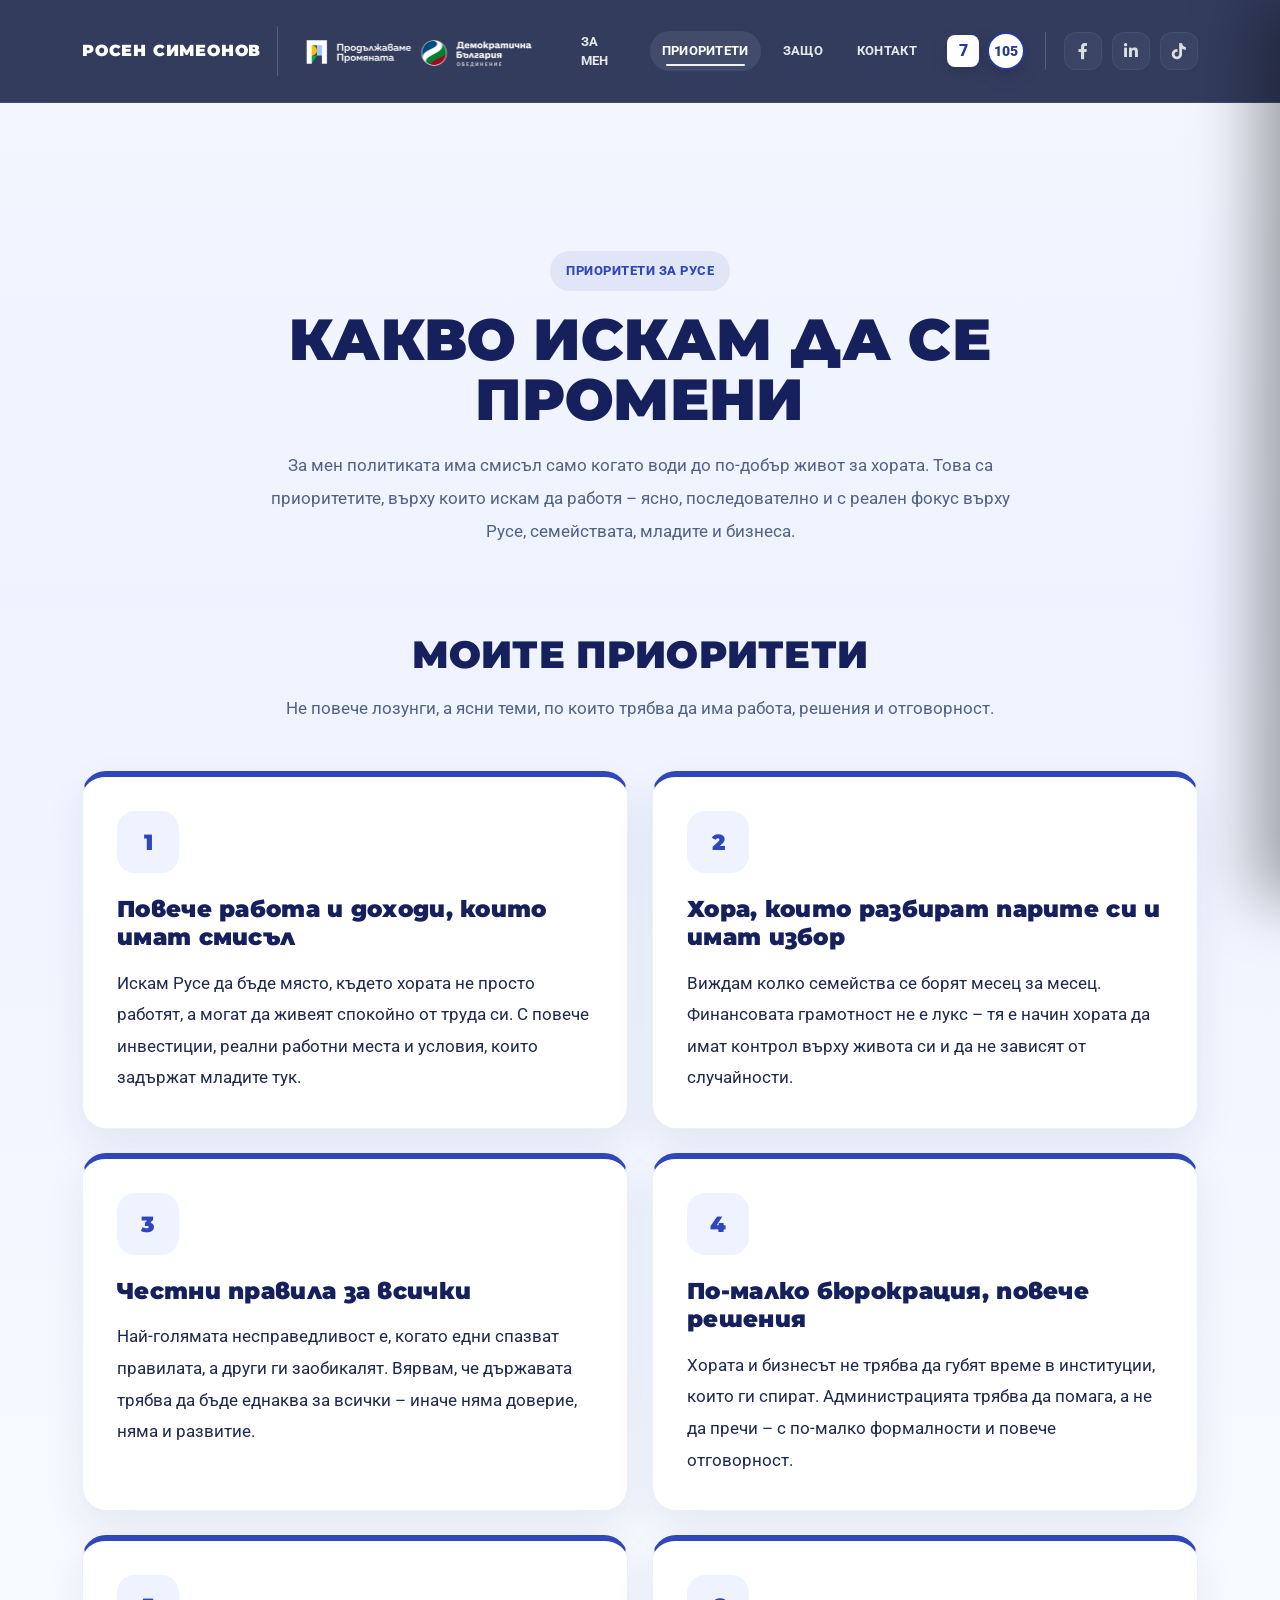
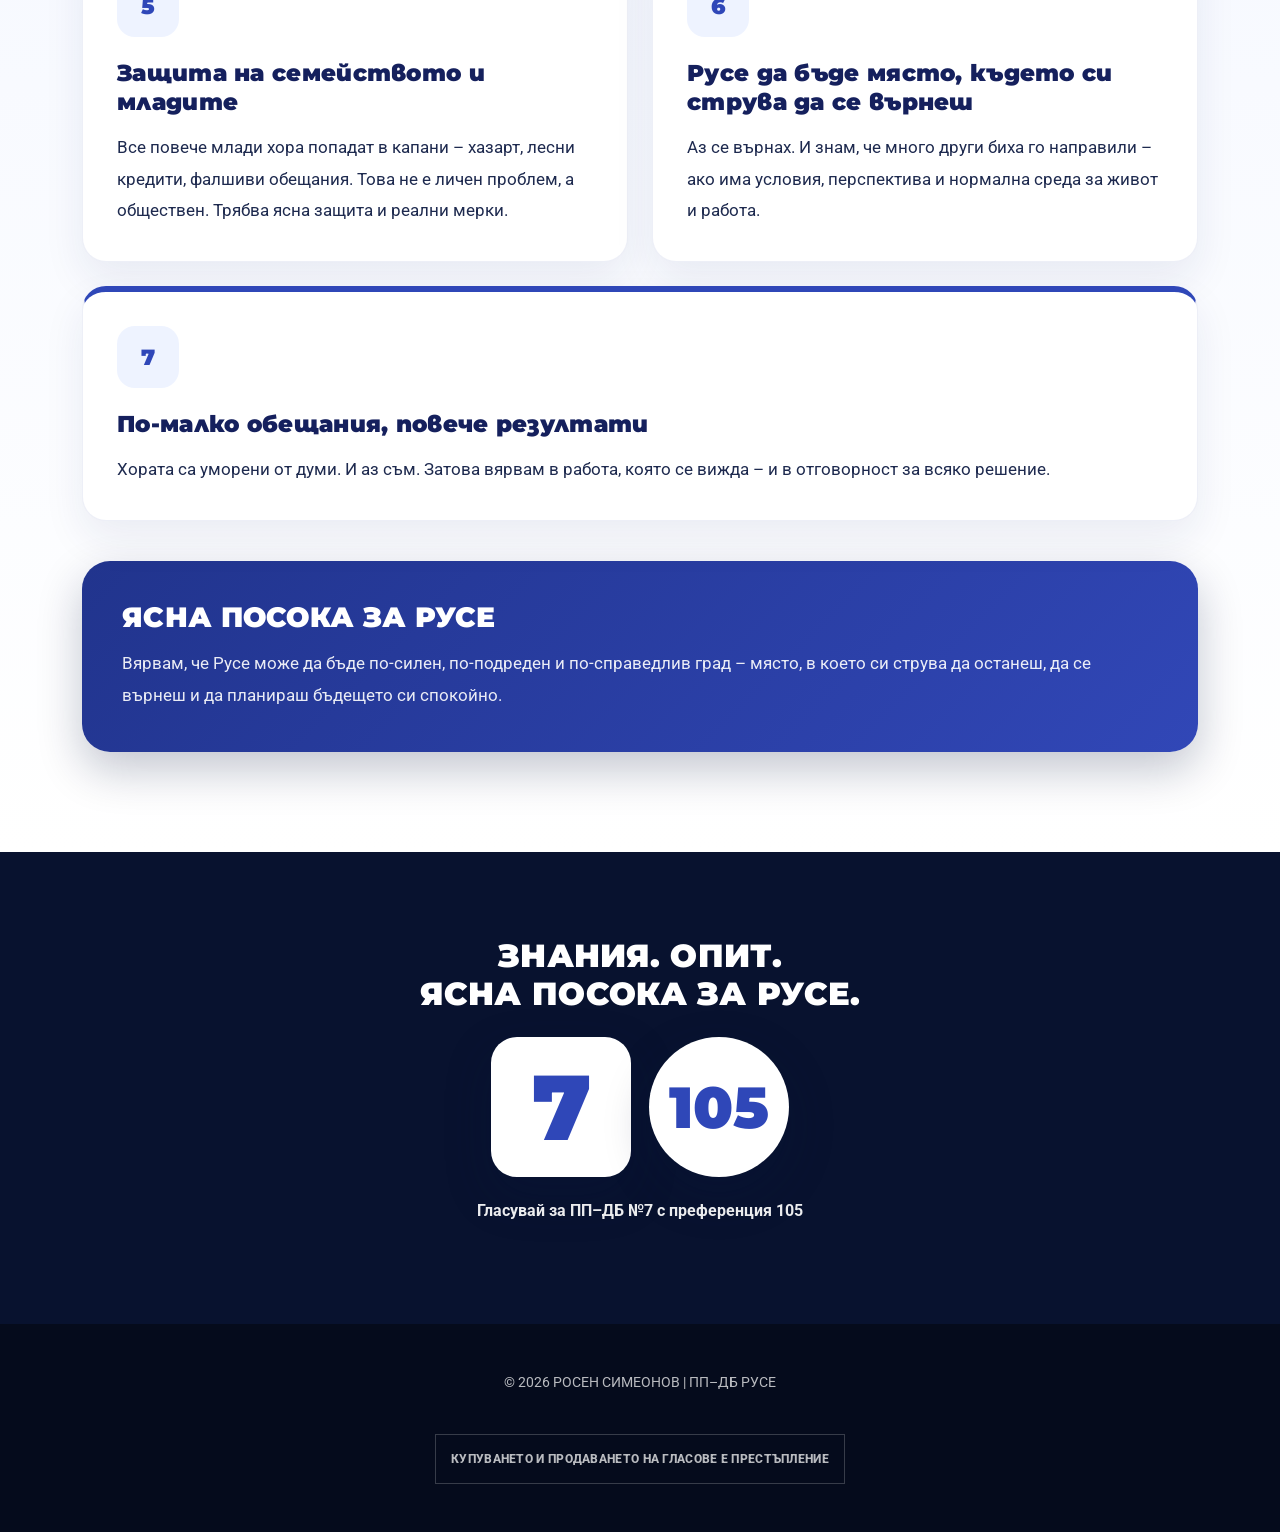
<file: prioriteti.html>
<!DOCTYPE html>
<html lang="bg">
<head>
    <meta charset="UTF-8">
    <meta name="viewport" content="width=device-width, initial-scale=1.0">
    <title>Приоритети | Росен Симеонов</title>

    <meta name="description" content="Приоритетите на Росен Симеонов за Русе – повече работа и доходи, финансова грамотност, честни правила, по-малко бюрокрация, защита на семейството и реални резултати.">
    <meta name="robots" content="index, follow">
    <meta name="theme-color" content="#243a96">
    <link rel="canonical" href="https://rosensimeonov.com/prioriteti.html">
    <link rel="icon" type="image/png" href="favicon.png">

    <meta property="og:locale" content="bg_BG">
    <meta property="og:type" content="website">
    <meta property="og:site_name" content="Росен Симеонов">
    <meta property="og:url" content="https://rosensimeonov.com/prioriteti.html">
    <meta property="og:title" content="Приоритети | Росен Симеонов">
    <meta property="og:description" content="Виж приоритетите на Росен Симеонов за Русе – ясна посока, честни правила и решения с резултат.">
    <meta property="og:image" content="https://rosensimeonov.com/thumbnail.png">

    <meta name="twitter:card" content="summary_large_image">
    <meta name="twitter:title" content="Приоритети | Росен Симеонов">
    <meta name="twitter:description" content="Виж приоритетите на Росен Симеонов за Русе – ясна посока, честни правила и решения с резултат.">
    <meta name="twitter:image" content="https://rosensimeonov.com/thumbnail.png">

    <script type="application/ld+json">
    {
      "@context": "https://schema.org",
      "@graph": [
        {
          "@type": "WebSite",
          "@id": "https://rosensimeonov.com/#website",
          "url": "https://rosensimeonov.com/",
          "name": "Росен Симеонов",
          "inLanguage": "bg"
        },
        {
          "@type": "WebPage",
          "@id": "https://rosensimeonov.com/prioriteti.html#webpage",
          "url": "https://rosensimeonov.com/prioriteti.html",
          "name": "Приоритети | Росен Симеонов",
          "description": "Приоритетите на Росен Симеонов за Русе – повече работа и доходи, финансова грамотност, честни правила, по-малко бюрокрация, защита на семейството и реални резултати.",
          "inLanguage": "bg",
          "isPartOf": {
            "@id": "https://rosensimeonov.com/#website"
          },
          "about": {
            "@id": "https://rosensimeonov.com/#person"
          }
        },
        {
          "@type": "Person",
          "@id": "https://rosensimeonov.com/#person",
          "name": "Росен Симеонов",
          "url": "https://rosensimeonov.com/",
          "image": "https://rosensimeonov.com/thumbnail.png",
          "description": "Росен Симеонов е кандидат за народен представител от Русе, предприемач, инвеститор и човек с управленски опит.",
          "jobTitle": "Кандидат за народен представител",
          "address": {
            "@type": "PostalAddress",
            "addressLocality": "Русе",
            "addressCountry": "BG"
          },
          "sameAs": [
            "https://www.facebook.com/rosen.simeonov.12",
            "https://www.linkedin.com/in/rosen-simeonov/",
            "https://www.tiktok.com/@rossimeonov"
          ]
        }
      ]
    }
    </script>

    <link rel="preconnect" href="https://fonts.googleapis.com">
    <link rel="preconnect" href="https://fonts.gstatic.com" crossorigin>
    <link href="https://fonts.googleapis.com/css2?family=Montserrat:wght@400;700;800;900&family=Roboto:wght@300;400;500;700&display=swap" rel="stylesheet">

    <link rel="stylesheet" href="https://cdnjs.cloudflare.com/ajax/libs/font-awesome/6.0.0/css/all.min.css">
    <link rel="stylesheet" href="https://cdn.jsdelivr.net/npm/bootstrap@5.3.0/dist/css/bootstrap.min.css">

    <style>
        :root {
            --primary-blue: #243a96;
            --secondary-blue: #2f47b8;
            --deep-blue: #15205d;
            --navy: #07153b;
            --navy-soft: #0b1438;
            --accent-light: #e9efff;
            --white: #ffffff;
            --text-soft: rgba(255, 255, 255, 0.82);
            --text-dark: #1e2a4f;
            --text-muted: #526287;
            --shadow: 0 18px 45px rgba(7, 21, 59, 0.28);
            --shadow-soft: 0 10px 30px rgba(7, 21, 59, 0.16);
            --nav-height: 86px;
            --nav-height-scrolled: 72px;
            --focus-ring: 0 0 0 3px rgba(255, 255, 255, 0.22);
        }

        * {
            box-sizing: border-box;
        }

        html {
            scroll-behavior: smooth;
            max-width: 100%;
            overflow-x: hidden;
        }

        body {
            margin: 0;
            max-width: 100%;
            overflow-x: hidden;
            font-family: 'Roboto', sans-serif;
            background: #eef3ff;
            color: var(--text-dark);
            text-rendering: optimizeLegibility;
            -webkit-font-smoothing: antialiased;
        }

        body.menu-open {
            overflow: hidden;
            touch-action: none;
        }

        h1, h2, h3, h4, h5 {
            font-family: 'Montserrat', sans-serif;
            letter-spacing: 0.3px;
        }

        a,
        button {
            transition: 0.25s ease;
        }

        a:focus-visible,
        button:focus-visible,
        input:focus-visible,
        textarea:focus-visible,
        select:focus-visible {
            outline: none;
            box-shadow: var(--focus-ring);
        }

        img {
            max-width: 100%;
            height: auto;
        }

        .fw-900 {
            font-weight: 900;
        }

        .visually-hidden-focusable:not(:focus):not(:focus-within) {
            position: absolute !important;
            width: 1px !important;
            height: 1px !important;
            padding: 0 !important;
            margin: -1px !important;
            overflow: hidden !important;
            clip: rect(0, 0, 0, 0) !important;
            white-space: nowrap !important;
            border: 0 !important;
        }

        .skip-link {
            position: absolute;
            top: 12px;
            left: 12px;
            z-index: 11000;
            background: #fff;
            color: var(--primary-blue);
            padding: 12px 16px;
            border-radius: 999px;
            font-weight: 800;
            text-decoration: none;
        }

        .skip-link:focus {
            position: absolute;
            width: auto !important;
            height: auto !important;
            clip: auto !important;
            margin: 0 !important;
            white-space: normal !important;
        }

        /* =========================
           NAVBAR
        ========================= */
        .navbar {
            background: rgba(10, 20, 58, 0.82);
            backdrop-filter: blur(18px);
            -webkit-backdrop-filter: blur(18px);
            min-height: var(--nav-height);
            border-bottom: 1px solid rgba(255, 255, 255, 0.08);
            transition: min-height 0.28s ease, background 0.28s ease, box-shadow 0.28s ease;
            box-shadow: 0 0 0 rgba(0, 0, 0, 0);
            z-index: 1030;
        }

        .navbar.navbar-scrolled {
            min-height: var(--nav-height-scrolled);
            background: rgba(7, 16, 45, 0.94);
            box-shadow: 0 12px 32px rgba(0, 0, 0, 0.18);
        }

        .nav-shell {
            min-height: var(--nav-height);
            display: flex;
            align-items: center;
            justify-content: space-between;
            gap: 18px;
            width: 100%;
            transition: min-height 0.28s ease;
        }

        .navbar.navbar-scrolled .nav-shell {
            min-height: var(--nav-height-scrolled);
        }

        .navbar-brand-wrap {
            display: flex;
            align-items: center;
            gap: 16px;
            min-width: 0;
        }

        .brand-name {
            color: #fff !important;
            text-decoration: none;
            font-family: 'Montserrat', sans-serif;
            font-weight: 900;
            font-size: 16px;
            letter-spacing: 0.8px;
            white-space: nowrap;
        }

        .header-logos {
            display: flex;
            align-items: center;
            gap: 12px;
            padding-left: 16px;
            border-left: 1px solid rgba(255, 255, 255, 0.18);
        }

        .header-logos img {
            height: 50px;
            width: auto;
        }

        .desktop-nav {
            margin-left: auto;
        }

        .desktop-nav .navbar-nav {
            gap: 2px;
        }

        .desktop-nav .nav-link {
            position: relative;
            color: rgba(255, 255, 255, 0.88) !important;
            font-weight: 700;
            font-size: 13px;
            text-transform: uppercase;
            margin-left: 8px;
            padding: 10px 12px !important;
            border-radius: 999px;
            letter-spacing: 0.3px;
        }

        .desktop-nav .nav-link:hover,
        .desktop-nav .nav-link.active {
            color: #fff !important;
            background: rgba(255, 255, 255, 0.08);
        }

        .desktop-nav .nav-link.active::after {
            content: "";
            position: absolute;
            left: 16px;
            right: 16px;
            bottom: 5px;
            height: 2px;
            border-radius: 999px;
            background: rgba(255, 255, 255, 0.92);
        }

        .vote-chip {
            margin-left: 16px;
            display: inline-flex;
            align-items: center;
            gap: 8px;
            text-decoration: none;
            transition: transform 0.2s ease;
        }

        .vote-chip:hover {
            transform: translateY(-1px) scale(1.03);
        }

        .header-num {
            width: 32px;
            height: 32px;
            background: #fff;
            color: var(--primary-blue);
            display: flex;
            align-items: center;
            justify-content: center;
            border-radius: 8px;
            font-weight: 900;
            font-size: 16px;
            box-shadow: 0 6px 18px rgba(0, 0, 0, 0.15);
        }

        .header-pref {
            width: 38px;
            height: 38px;
            background: #fff;
            color: var(--primary-blue);
            display: flex;
            align-items: center;
            justify-content: center;
            border-radius: 50%;
            font-weight: 900;
            font-size: 14px;
            border: 2px solid var(--primary-blue);
            box-shadow: 0 6px 18px rgba(0, 0, 0, 0.15);
        }

        .social-nav {
            display: flex;
            gap: 10px;
            margin-left: 18px;
            padding-left: 18px;
            border-left: 1px solid rgba(255, 255, 255, 0.18);
        }

        .social-nav a {
            width: 38px;
            height: 38px;
            color: rgba(255, 255, 255, 0.82);
            font-size: 16px;
            border-radius: 12px;
            background: rgba(255, 255, 255, 0.04);
            border: 1px solid rgba(255, 255, 255, 0.06);
            display: inline-flex;
            align-items: center;
            justify-content: center;
            text-decoration: none;
        }

        .social-nav a:hover {
            color: #fff;
            transform: translateY(-2px);
            background: rgba(255, 255, 255, 0.1);
        }

        /* Mobile */
        .mobile-menu-toggle {
            width: 54px;
            height: 54px;
            border: 1px solid rgba(255, 255, 255, 0.14);
            background: rgba(255, 255, 255, 0.06);
            border-radius: 18px;
            display: none;
            flex-direction: column;
            justify-content: center;
            align-items: center;
            gap: 5px;
            padding: 0;
            box-shadow: 0 10px 30px rgba(0, 0, 0, 0.18);
            flex: 0 0 auto;
        }

        .mobile-menu-toggle:hover {
            background: rgba(255, 255, 255, 0.1);
        }

        .mobile-menu-toggle span {
            display: block;
            width: 22px;
            height: 2px;
            border-radius: 999px;
            background: #fff;
            transition: 0.25s ease;
        }

        .mobile-menu-toggle.active span:nth-child(1) {
            transform: translateY(7px) rotate(45deg);
        }

        .mobile-menu-toggle.active span:nth-child(2) {
            opacity: 0;
        }

        .mobile-menu-toggle.active span:nth-child(3) {
            transform: translateY(-7px) rotate(-45deg);
        }

        .mobile-menu-overlay {
            position: fixed;
            inset: 0;
            width: 100%;
            height: 100%;
            background: rgba(3, 8, 24, 0.58);
            backdrop-filter: blur(5px);
            -webkit-backdrop-filter: blur(5px);
            opacity: 0;
            visibility: hidden;
            transition: 0.3s ease;
            z-index: 9998;
        }

        .mobile-menu-overlay.active {
            opacity: 1;
            visibility: visible;
        }

        .mobile-menu-drawer {
            position: fixed;
            top: 0;
            right: 0;
            bottom: 0;
            width: min(70vw, 370px);
            max-width: 100%;
            height: 100dvh;
            background:
                radial-gradient(circle at top right, rgba(255, 255, 255, 0.08), transparent 28%),
                linear-gradient(180deg, rgba(25, 42, 110, 0.98) 0%, rgba(8, 18, 47, 0.99) 100%);
            border-left: 1px solid rgba(255, 255, 255, 0.08);
            box-shadow: -24px 0 60px rgba(0, 0, 0, 0.35);
            transform: translateX(100%);
            transition: transform 0.34s ease;
            z-index: 9999;
            display: flex;
            flex-direction: column;
            padding: 22px 20px 28px;
            overflow: hidden;
        }

        .mobile-menu-drawer.active {
            transform: translateX(0);
        }

        .mobile-menu-top {
            display: flex;
            align-items: flex-start;
            justify-content: space-between;
            gap: 12px;
            margin-bottom: 22px;
            padding-bottom: 18px;
            border-bottom: 1px solid rgba(255, 255, 255, 0.08);
        }

        .mobile-menu-label {
            font-size: 11px;
            text-transform: uppercase;
            letter-spacing: 1.4px;
            color: rgba(255, 255, 255, 0.58);
            margin-bottom: 6px;
            font-weight: 700;
        }

        .mobile-menu-title {
            font-family: 'Montserrat', sans-serif;
            font-size: 22px;
            font-weight: 900;
            color: #fff;
            line-height: 1.1;
            word-break: break-word;
            text-decoration: none;
        }

        .mobile-menu-close {
            width: 46px;
            height: 46px;
            border: 1px solid rgba(255, 255, 255, 0.12);
            background: rgba(255, 255, 255, 0.06);
            color: #fff;
            border-radius: 14px;
            flex: 0 0 auto;
        }

        .mobile-menu-close:hover {
            background: rgba(255, 255, 255, 0.12);
        }

        .mobile-menu-content {
            display: flex;
            flex-direction: column;
            gap: 10px;
            overflow-y: auto;
            overflow-x: hidden;
            padding-right: 4px;
            min-width: 0;
        }

        .mobile-nav-link {
            display: flex;
            align-items: center;
            justify-content: space-between;
            min-height: 58px;
            width: 100%;
            padding: 0 18px;
            border-radius: 16px;
            text-decoration: none;
            color: #fff;
            font-weight: 800;
            text-transform: uppercase;
            letter-spacing: 0.4px;
            background: rgba(255, 255, 255, 0.05);
            border: 1px solid rgba(255, 255, 255, 0.06);
        }

        .mobile-nav-link:hover,
        .mobile-nav-link.active {
            background: rgba(255, 255, 255, 0.11);
            color: #fff;
            transform: translateX(3px);
        }

        .mobile-vote-card {
            margin-top: 14px;
            display: flex;
            align-items: center;
            gap: 14px;
            text-decoration: none;
            color: #fff;
            padding: 18px;
            border-radius: 20px;
            background: linear-gradient(135deg, rgba(255, 255, 255, 0.12), rgba(255, 255, 255, 0.05));
            border: 1px solid rgba(255, 255, 255, 0.12);
            box-shadow: 0 14px 32px rgba(0, 0, 0, 0.18);
        }

        .mobile-vote-card:hover {
            color: #fff;
            transform: translateY(-1px);
        }

        .mobile-vote-shapes {
            display: flex;
            align-items: center;
            gap: 10px;
            flex: 0 0 auto;
        }

        .mobile-vote-text {
            display: flex;
            flex-direction: column;
            line-height: 1.2;
            min-width: 0;
        }

        .mobile-vote-text strong {
            font-size: 15px;
            text-transform: uppercase;
        }

        .mobile-vote-text span {
            font-size: 13px;
            color: rgba(255, 255, 255, 0.78);
        }

        .mobile-cta {
            margin-top: 8px;
            min-height: 58px;
            border-radius: 16px;
            background: #fff;
            color: var(--primary-blue);
            display: inline-flex;
            align-items: center;
            justify-content: center;
            text-decoration: none;
            font-weight: 900;
            text-transform: uppercase;
            letter-spacing: 0.4px;
            border: none;
        }

        .mobile-cta:hover {
            color: var(--deep-blue);
            transform: translateY(-1px);
            box-shadow: 0 14px 26px rgba(0, 0, 0, 0.18);
        }

        .mobile-socials {
            display: flex;
            align-items: center;
            gap: 12px;
            margin-top: 20px;
            padding-top: 18px;
            border-top: 1px solid rgba(255, 255, 255, 0.08);
            flex-wrap: wrap;
        }

        .mobile-socials a {
            width: 46px;
            height: 46px;
            border-radius: 14px;
            background: rgba(255, 255, 255, 0.06);
            border: 1px solid rgba(255, 255, 255, 0.08);
            color: #fff;
            display: inline-flex;
            align-items: center;
            justify-content: center;
            font-size: 17px;
            text-decoration: none;
        }

        .mobile-socials a:hover {
            background: rgba(255, 255, 255, 0.14);
            transform: translateY(-2px);
            color: #fff;
        }

        .mobile-vote-card .header-num {
            width: 42px;
            height: 42px;
            font-size: 18px;
            border-radius: 10px;
        }

        .mobile-vote-card .header-pref {
            width: 46px;
            height: 46px;
            font-size: 15px;
        }

        .mobile-quick-menu {
            position: fixed;
            right: 16px;
            bottom: 16px;
            min-width: 88px;
            height: 52px;
            padding: 0 16px;
            border: none;
            border-radius: 999px;
            background: #ffffff;
            color: var(--primary-blue);
            display: none;
            align-items: center;
            justify-content: center;
            box-shadow: 0 14px 30px rgba(0, 0, 0, 0.28);
            z-index: 1045;
            font-family: 'Montserrat', sans-serif;
            font-weight: 900;
            font-size: 16px;
            letter-spacing: 0.4px;
            line-height: 1;
        }

        .mobile-quick-menu span {
            display: inline-flex;
            align-items: center;
            gap: 6px;
            transform: translateY(1px);
        }

        .mobile-quick-menu:hover {
            transform: translateY(-2px);
            background: var(--accent-light);
            color: var(--deep-blue);
        }

        .mobile-quick-menu.show {
            display: inline-flex;
        }

        /* =========================
           PAGE INTRO
        ========================= */
        .page-intro {
            background: linear-gradient(180deg, #f3f6ff 0%, #eef3ff 100%);
            padding: 148px 0 48px;
        }

        .page-intro-inner {
            max-width: 860px;
            margin: 0 auto;
            text-align: center;
        }

        .intro-kicker {
            display: inline-block;
            margin-bottom: 18px;
            padding: 10px 16px;
            border-radius: 999px;
            background: rgba(36, 58, 150, 0.08);
            color: var(--secondary-blue);
            font-size: 13px;
            font-weight: 800;
            text-transform: uppercase;
            letter-spacing: 0.5px;
        }

        .page-intro h1 {
            font-size: clamp(2.2rem, 4.5vw, 4.1rem);
            font-weight: 900;
            line-height: 1.05;
            text-transform: uppercase;
            color: var(--deep-blue);
            margin-bottom: 20px;
        }

        .page-intro p {
            margin: 0 auto;
            max-width: 760px;
            font-size: 1.08rem;
            line-height: 1.9;
            color: var(--text-muted);
        }

        /* =========================
           PRIORITIES
        ========================= */
        .priorities-section {
            padding: 36px 0 100px;
            background: linear-gradient(180deg, #eef3ff 0%, #ffffff 100%);
        }

        .section-header {
            margin-bottom: 46px;
            text-align: center;
        }

        .section-header h2 {
            font-size: clamp(1.9rem, 3vw, 2.7rem);
            font-weight: 900;
            text-transform: uppercase;
            color: var(--deep-blue);
            margin-bottom: 16px;
        }

        .section-header p {
            max-width: 760px;
            margin: 0 auto;
            color: var(--text-muted);
            font-size: 1.04rem;
            line-height: 1.85;
        }

        .priority-grid {
            display: grid;
            grid-template-columns: repeat(2, minmax(0, 1fr));
            gap: 24px;
        }

        .priority-card {
            position: relative;
            background: #fff;
            border-radius: 24px;
            padding: 34px;
            box-shadow: 0 18px 42px rgba(20, 36, 96, 0.08);
            border: 1px solid rgba(36, 58, 150, 0.08);
            border-top: 6px solid var(--secondary-blue);
            height: 100%;
            transition: transform 0.25s ease, box-shadow 0.25s ease;
        }

        .priority-card:hover {
            transform: translateY(-4px);
            box-shadow: 0 22px 48px rgba(20, 36, 96, 0.12);
        }

        .priority-number {
            width: 62px;
            height: 62px;
            border-radius: 18px;
            background: #eef3ff;
            color: var(--secondary-blue);
            display: inline-flex;
            align-items: center;
            justify-content: center;
            font-family: 'Montserrat', sans-serif;
            font-size: 1.35rem;
            font-weight: 900;
            margin-bottom: 22px;
        }

        .priority-card h3 {
            font-size: 1.42rem;
            font-weight: 900;
            color: var(--deep-blue);
            margin-bottom: 16px;
            line-height: 1.25;
        }

        .priority-card p {
            margin: 0;
            color: var(--text-dark);
            font-size: 1.04rem;
            line-height: 1.9;
        }

        .priority-highlight {
            margin-top: 40px;
            background: linear-gradient(135deg, #21348d 0%, #3147b7 100%);
            border-radius: 28px;
            padding: 40px;
            color: #fff;
            box-shadow: 0 18px 45px rgba(7, 21, 59, 0.24);
        }

        .priority-highlight h3 {
            font-size: 1.75rem;
            font-weight: 900;
            text-transform: uppercase;
            margin-bottom: 14px;
        }

        .priority-highlight p {
            margin: 0;
            line-height: 1.9;
            color: rgba(255,255,255,0.9);
            font-size: 1.04rem;
        }

        .cta-section {
            padding: 0 0 90px;
            background: #fff;
        }

        .cta-box {
            background: #08122f;
            color: #fff;
            border-radius: 28px;
            padding: 46px 42px;
            box-shadow: var(--shadow);
            text-align: center;
        }

        .cta-box h2 {
            font-size: clamp(1.9rem, 3vw, 2.7rem);
            font-weight: 900;
            text-transform: uppercase;
            margin-bottom: 14px;
        }

        .cta-box p {
            max-width: 720px;
            margin: 0 auto 28px;
            color: rgba(255,255,255,0.86);
            line-height: 1.85;
            font-size: 1.03rem;
        }

        .vote-panel {
            display: flex;
            align-items: center;
            justify-content: center;
            gap: 18px;
            flex-wrap: wrap;
            margin: 0 auto 22px;
        }

        .number-box {
            width: 140px;
            height: 140px;
            background: #fff;
            color: var(--secondary-blue);
            border-radius: 26px;
            display: flex;
            align-items: center;
            justify-content: center;
            font-size: 92px;
            font-family: 'Montserrat', sans-serif;
            font-weight: 900;
            box-shadow: var(--shadow);
            flex: 0 0 auto;
        }

        .pref-circle {
            width: 140px;
            height: 140px;
            background: #fff;
            color: var(--secondary-blue);
            border-radius: 50%;
            display: flex;
            align-items: center;
            justify-content: center;
            font-size: 58px;
            font-family: 'Montserrat', sans-serif;
            font-weight: 900;
            box-shadow: var(--shadow);
            flex: 0 0 auto;
        }

        .cta-note {
            font-weight: 700;
            color: rgba(255,255,255,0.94);
            margin: 0;
        }

        /* =========================
           CONTACT
        ========================= */
        .contact-wrap {
            background: linear-gradient(135deg, #1b2f86 0%, #2e43ae 100%);
            padding: 110px 0;
        }

        .contact-card {
            background: rgba(255,255,255,0.08);
            border: 1px solid rgba(255,255,255,0.12);
            border-radius: 24px;
            padding: 40px;
            box-shadow: var(--shadow);
        }

        .form-control {
            background: rgba(255,255,255,0.15) !important;
            border: 1px solid rgba(255,255,255,0.3) !important;
            color: #fff !important;
            padding: 16px;
            border-radius: 14px;
        }

        .form-control::placeholder {
            color: rgba(255,255,255,0.68);
        }

        .form-control:focus {
            box-shadow: 0 0 0 0.2rem rgba(255,255,255,0.15) !important;
        }

        .form-select.form-control {
            color: rgba(255,255,255,0.88) !important;
        }

        .form-select.form-control option {
            color: #111;
        }

        .form-status {
            display: none;
            margin-top: 16px;
            padding: 12px 14px;
            border-radius: 14px;
            font-weight: 600;
            line-height: 1.6;
        }

        .form-status.success {
            display: block;
            background: rgba(76, 175, 80, 0.18);
            border: 1px solid rgba(76, 175, 80, 0.38);
            color: #fff;
        }

        .form-status.error {
            display: block;
            background: rgba(244, 67, 54, 0.18);
            border: 1px solid rgba(244, 67, 54, 0.38);
            color: #fff;
        }

        .final-section {
            background: #08122f;
            padding: 85px 0;
            overflow: hidden;
        }

        footer {
            background: #050b1c;
            padding: 48px 0;
            text-align: center;
            color: rgba(255,255,255,0.72);
            font-size: 14px;
            overflow: hidden;
        }

        .disclaimer-box {
            border: 1px solid rgba(255,255,255,0.2);
            padding: 15px;
            display: inline-block;
            margin-top: 25px;
            font-weight: 800;
            text-transform: uppercase;
            font-size: 12px;
            letter-spacing: 0.3px;
        }

        @media (max-width: 991px) {
            :root {
                --nav-height: 76px;
                --nav-height-scrolled: 68px;
            }

            .desktop-nav,
            .header-logos,
            .social-nav,
            .vote-chip {
                display: none !important;
            }

            .mobile-menu-toggle {
                display: flex;
            }

            .brand-name {
                font-size: 14px;
                letter-spacing: 0.6px;
            }

            .page-intro {
                padding: 128px 0 32px;
            }

            .priority-grid {
                grid-template-columns: 1fr;
            }

            .number-box,
            .pref-circle {
                width: 120px;
                height: 120px;
            }

            .number-box {
                font-size: 78px;
            }

            .pref-circle {
                font-size: 48px;
            }

            .priority-highlight,
            .cta-box,
            .contact-card {
                padding: 30px 26px;
            }

            .contact-wrap {
                padding: 82px 0;
            }
        }

        @media (max-width: 767px) {
            .page-intro h1 {
                font-size: 2.3rem;
            }

            .page-intro p {
                font-size: 1rem;
                line-height: 1.8;
            }

            .priority-card {
                padding: 28px;
            }

            .priority-card h3 {
                font-size: 1.24rem;
            }

            .number-box,
            .pref-circle {
                width: 100px;
                height: 100px;
            }

            .number-box {
                font-size: 64px;
                border-radius: 22px;
            }

            .pref-circle {
                font-size: 40px;
            }

            .mobile-menu-drawer {
                width: 100%;
                max-width: 100%;
                border-left: none;
                padding: 18px 16px 24px;
            }

            .mobile-menu-title {
                font-size: 20px;
            }

            .cta-box {
                padding: 34px 22px;
            }
        }

        @media (min-width: 992px) {
            .mobile-quick-menu {
                display: none !important;
            }
        }

        @media (prefers-reduced-motion: reduce) {
            html {
                scroll-behavior: auto;
            }

            *,
            *::before,
            *::after {
                animation: none !important;
                transition: none !important;
            }
        }
    </style>
</head>
<body>
    <a href="#main-content" class="skip-link visually-hidden-focusable">Прескочи към съдържанието</a>

    <nav class="navbar sticky-top navbar-dark" id="mainNavbar" aria-label="Основна навигация">
        <div class="container">
            <div class="nav-shell">
                <div class="navbar-brand-wrap">
                    <a href="index.html" class="brand-name" aria-label="Начало">РОСЕН СИМЕОНОВ</a>

                    <div class="header-logos d-none d-lg-flex">
                        <img src="ПП- ДБ.png" alt="Лого на ПП–ДБ" width="180" height="50">
                    </div>
                </div>

                <div class="desktop-nav d-none d-lg-flex align-items-center">
                    <ul class="navbar-nav flex-row align-items-center">
                        <li class="nav-item">
                            <a class="nav-link" href="za-men.html">За мен</a>
                        </li>
                        <li class="nav-item">
                            <a class="nav-link active" href="prioriteti.html">Приоритети</a>
                        </li>
                        <li class="nav-item">
                            <a class="nav-link" href="index.html#why">Защо</a>
                        </li>
                        <li class="nav-item">
                            <a class="nav-link" href="#contact">Контакт</a>
                        </li>
                        <li class="nav-item">
                            <a href="index.html#how-to-vote" class="vote-chip" aria-label="Гласувай с номер 7 и преференция 105">
                                <span class="header-num">7</span>
                                <span class="header-pref">105</span>
                            </a>
                        </li>
                        <li class="nav-item">
                            <div class="social-nav" aria-label="Социални мрежи">
                                <a href="https://www.facebook.com/rosen.simeonov.12" target="_blank" rel="noopener noreferrer" aria-label="Facebook">
                                    <i class="fab fa-facebook-f" aria-hidden="true"></i>
                                </a>
                                <a href="https://www.linkedin.com/in/rosen-simeonov/" target="_blank" rel="noopener noreferrer" aria-label="LinkedIn">
                                    <i class="fab fa-linkedin-in" aria-hidden="true"></i>
                                </a>
                                <a href="https://www.tiktok.com/@rossimeonov" target="_blank" rel="noopener noreferrer" aria-label="TikTok">
                                    <i class="fab fa-tiktok" aria-hidden="true"></i>
                                </a>
                            </div>
                        </li>
                    </ul>
                </div>

                <button type="button" class="mobile-menu-toggle d-lg-none" id="mobileMenuToggle" aria-label="Отвори меню" aria-expanded="false" aria-controls="mobileMenu">
                    <span></span>
                    <span></span>
                    <span></span>
                </button>
            </div>
        </div>
    </nav>

    <div class="mobile-menu-overlay" id="mobileMenuOverlay" hidden></div>

    <aside class="mobile-menu-drawer" id="mobileMenu" aria-hidden="true" aria-label="Мобилно меню">
        <div class="mobile-menu-top">
            <div>
                <div class="mobile-menu-label">Навигация</div>
                <a href="index.html" class="mobile-menu-title js-close-menu">Росен Симеонов</a>
            </div>
            <button class="mobile-menu-close" id="mobileMenuClose" aria-label="Затвори меню">
                <i class="fas fa-times" aria-hidden="true"></i>
            </button>
        </div>

        <div class="mobile-menu-content">
            <a href="za-men.html" class="mobile-nav-link">За мен</a>
            <a href="prioriteti.html" class="mobile-nav-link active">Приоритети</a>
            <a href="index.html#why" class="mobile-nav-link">Защо</a>
            <a href="#contact" class="mobile-nav-link">Контакт</a>

            <a href="index.html#how-to-vote" class="mobile-vote-card" aria-label="Гласувай за ПП–ДБ номер 7 с преференция 105">
                <div class="mobile-vote-shapes">
                    <span class="header-num">7</span>
                    <span class="header-pref">105</span>
                </div>
                <div class="mobile-vote-text">
                    <strong>ПП–ДБ №7</strong>
                    <span>Преференция 105</span>
                </div>
            </a>

            <a href="#contact" class="mobile-cta">Пиши ми</a>

            <div class="mobile-socials" aria-label="Социални мрежи">
                <a href="https://www.facebook.com/rosen.simeonov.12" target="_blank" rel="noopener noreferrer" aria-label="Facebook">
                    <i class="fab fa-facebook-f" aria-hidden="true"></i>
                </a>
                <a href="https://www.linkedin.com/in/rosen-simeonov/" target="_blank" rel="noopener noreferrer" aria-label="LinkedIn">
                    <i class="fab fa-linkedin-in" aria-hidden="true"></i>
                </a>
                <a href="https://www.tiktok.com/@rossimeonov" target="_blank" rel="noopener noreferrer" aria-label="TikTok">
                    <i class="fab fa-tiktok" aria-hidden="true"></i>
                </a>
            </div>
        </div>
    </aside>

    <main id="main-content">
        <section class="page-intro">
            <div class="container">
                <div class="page-intro-inner">
                    <span class="intro-kicker">Приоритети за Русе</span>
                    <h1>Какво искам да се промени</h1>
                    <p>
                        За мен политиката има смисъл само когато води до по-добър живот за хората. Това са приоритетите, върху които искам да работя – ясно, последователно и с реален фокус върху Русе, семействата, младите и бизнеса.
                    </p>
                </div>
            </div>
        </section>

        <section class="priorities-section" id="priorities-list">
            <div class="container">
                <div class="section-header">
                    <h2>Моите приоритети</h2>
                    <p>
                        Не повече лозунги, а ясни теми, по които трябва да има работа, решения и отговорност.
                    </p>
                </div>

                <div class="priority-grid">
                    <article class="priority-card">
                        <div class="priority-number">1</div>
                        <h3>Повече работа и доходи, които имат смисъл</h3>
                        <p>
                            Искам Русе да бъде място, където хората не просто работят, а могат да живеят спокойно от труда си. С повече инвестиции, реални работни места и условия, които задържат младите тук.
                        </p>
                    </article>

                    <article class="priority-card">
                        <div class="priority-number">2</div>
                        <h3>Хора, които разбират парите си и имат избор</h3>
                        <p>
                            Виждам колко семейства се борят месец за месец. Финансовата грамотност не е лукс – тя е начин хората да имат контрол върху живота си и да не зависят от случайности.
                        </p>
                    </article>

                    <article class="priority-card">
                        <div class="priority-number">3</div>
                        <h3>Честни правила за всички</h3>
                        <p>
                            Най-голямата несправедливост е, когато едни спазват правилата, а други ги заобикалят. Вярвам, че държавата трябва да бъде еднаква за всички – иначе няма доверие, няма и развитие.
                        </p>
                    </article>

                    <article class="priority-card">
                        <div class="priority-number">4</div>
                        <h3>По-малко бюрокрация, повече решения</h3>
                        <p>
                            Хората и бизнесът не трябва да губят време в институции, които ги спират. Администрацията трябва да помага, а не да пречи – с по-малко формалности и повече отговорност.
                        </p>
                    </article>

                    <article class="priority-card">
                        <div class="priority-number">5</div>
                        <h3>Защита на семейството и младите</h3>
                        <p>
                            Все повече млади хора попадат в капани – хазарт, лесни кредити, фалшиви обещания. Това не е личен проблем, а обществен. Трябва ясна защита и реални мерки.
                        </p>
                    </article>

                    <article class="priority-card">
                        <div class="priority-number">6</div>
                        <h3>Русе да бъде място, където си струва да се върнеш</h3>
                        <p>
                            Аз се върнах. И знам, че много други биха го направили – ако има условия, перспектива и нормална среда за живот и работа.
                        </p>
                    </article>

                    <article class="priority-card" style="grid-column: 1 / -1;">
                        <div class="priority-number">7</div>
                        <h3>По-малко обещания, повече резултати</h3>
                        <p>
                            Хората са уморени от думи. И аз съм. Затова вярвам в работа, която се вижда – и в отговорност за всяко решение.
                        </p>
                    </article>
                </div>

                <div class="priority-highlight">
                    <h3>Ясна посока за Русе</h3>
                    <p>
                        Вярвам, че Русе може да бъде по-силен, по-подреден и по-справедлив град – място, в което си струва да останеш, да се върнеш и да планираш бъдещето си спокойно.
                    </p>
                </div>
            </div>
        </section>

        
        <section class="final-section">
            <div class="container">
                <div class="text-center">
                    <h2 class="fw-900 text-uppercase mb-4 text-white">Знания. Опит.<br>Ясна посока за Русе.</h2>
                    <div class="vote-panel justify-content-center">
                        <div class="number-box">7</div>
                        <div class="pref-circle">105</div>
                    </div>
                    <p style="color: rgba(255,255,255,0.92); font-weight: 700; margin-top: 10px;">Гласувай за ПП–ДБ №7 с преференция 105</p>
                </div>
            </div>
        </section>
    </main>

    <footer>
        <div class="container">
            <p>© 2026 РОСЕН СИМЕОНОВ | ПП–ДБ РУСЕ</p>
            <div class="disclaimer-box">Купуването и продаването на гласове е престъпление</div>
        </div>
    </footer>

    <button type="button" id="mobileQuickMenu" class="mobile-quick-menu d-lg-none" aria-label="Обратно нагоре">
        <span>↑ 7 / 105</span>
    </button>

    <script defer src="https://cdn.jsdelivr.net/npm/bootstrap@5.3.0/dist/js/bootstrap.bundle.min.js"></script>

    <script>
        document.addEventListener('DOMContentLoaded', function () {
            const body = document.body;
            const navbar = document.getElementById('mainNavbar');
            const mobileMenu = document.getElementById('mobileMenu');
            const mobileMenuToggle = document.getElementById('mobileMenuToggle');
            const mobileMenuClose = document.getElementById('mobileMenuClose');
            const mobileMenuOverlay = document.getElementById('mobileMenuOverlay');
            const mobileQuickMenu = document.getElementById('mobileQuickMenu');
            const closeMenuLinks = document.querySelectorAll('.js-close-menu');
            const contactForm = document.getElementById('contactForm');
            const formStatus = document.getElementById('formStatus');
            const submitButton = document.getElementById('submitButton');

            function openMobileMenu() {
                if (!mobileMenu || !mobileMenuOverlay || !mobileMenuToggle) return;

                mobileMenu.classList.add('active');
                mobileMenuOverlay.classList.add('active');
                mobileMenuOverlay.hidden = false;
                mobileMenuToggle.classList.add('active');
                mobileMenuToggle.setAttribute('aria-expanded', 'true');
                mobileMenu.setAttribute('aria-hidden', 'false');
                body.classList.add('menu-open');
            }

            function closeMobileMenu() {
                if (!mobileMenu || !mobileMenuOverlay || !mobileMenuToggle) return;

                mobileMenu.classList.remove('active');
                mobileMenuOverlay.classList.remove('active');
                mobileMenuToggle.classList.remove('active');
                mobileMenuToggle.setAttribute('aria-expanded', 'false');
                mobileMenu.setAttribute('aria-hidden', 'true');
                body.classList.remove('menu-open');

                window.setTimeout(function () {
                    if (!mobileMenuOverlay.classList.contains('active')) {
                        mobileMenuOverlay.hidden = true;
                    }
                }, 300);
            }

            function handleScrollState() {
                if (!navbar) return;

                if (window.scrollY > 16) {
                    navbar.classList.add('navbar-scrolled');
                } else {
                    navbar.classList.remove('navbar-scrolled');
                }
            }

            function handleQuickMenuVisibility() {
                if (!mobileQuickMenu) return;

                if (window.innerWidth < 992 && window.scrollY > 320 && !body.classList.contains('menu-open')) {
                    mobileQuickMenu.classList.add('show');
                } else {
                    mobileQuickMenu.classList.remove('show');
                }
            }

            async function handleContactFormSubmit(event) {
                event.preventDefault();

                if (!contactForm || !formStatus || !submitButton) return;

                if (!contactForm.checkValidity()) {
                    formStatus.className = 'form-status error';
                    formStatus.textContent = 'Моля, попълни всички задължителни полета коректно.';
                    contactForm.reportValidity();
                    return;
                }

                const formData = new FormData(contactForm);

                submitButton.disabled = true;
                submitButton.textContent = 'Изпращане...';
                formStatus.className = 'form-status';
                formStatus.textContent = '';

                try {
                    const response = await fetch(contactForm.action, {
                        method: contactForm.method,
                        body: formData,
                        headers: {
                            'Accept': 'application/json'
                        }
                    });

                    if (response.ok) {
                        contactForm.reset();
                        formStatus.className = 'form-status success';
                        formStatus.textContent = 'Благодаря! Съобщението беше изпратено успешно.';
                    } else {
                        formStatus.className = 'form-status error';
                        formStatus.textContent = 'Възникна проблем при изпращането. Моля, опитай отново.';
                    }
                } catch (error) {
                    formStatus.className = 'form-status error';
                    formStatus.textContent = 'Възникна проблем при изпращането. Провери връзката си и опитай отново.';
                } finally {
                    submitButton.disabled = false;
                    submitButton.textContent = 'Изпрати';
                }
            }

            if (mobileMenuToggle) {
                mobileMenuToggle.addEventListener('click', function (event) {
                    event.preventDefault();

                    if (mobileMenu && mobileMenu.classList.contains('active')) {
                        closeMobileMenu();
                    } else {
                        openMobileMenu();
                    }

                    handleQuickMenuVisibility();
                });
            }

            if (mobileMenuClose) {
                mobileMenuClose.addEventListener('click', function () {
                    closeMobileMenu();
                    handleQuickMenuVisibility();
                });
            }

            if (mobileMenuOverlay) {
                mobileMenuOverlay.addEventListener('click', function () {
                    closeMobileMenu();
                    handleQuickMenuVisibility();
                });
            }

            if (mobileQuickMenu) {
                mobileQuickMenu.addEventListener('click', function () {
                    window.scrollTo({
                        top: 0,
                        behavior: window.matchMedia('(prefers-reduced-motion: reduce)').matches ? 'auto' : 'smooth'
                    });
                });
            }

            closeMenuLinks.forEach(function (link) {
                link.addEventListener('click', function () {
                    closeMobileMenu();
                    handleQuickMenuVisibility();
                });
            });

            if (contactForm) {
                contactForm.addEventListener('submit', handleContactFormSubmit);
            }

            document.addEventListener('keydown', function (event) {
                if (event.key === 'Escape' && mobileMenu && mobileMenu.classList.contains('active')) {
                    closeMobileMenu();
                    handleQuickMenuVisibility();
                }
            });

            window.addEventListener('scroll', function () {
                handleScrollState();
                handleQuickMenuVisibility();
            });

            window.addEventListener('resize', function () {
                if (window.innerWidth >= 992) {
                    closeMobileMenu();
                }

                handleQuickMenuVisibility();
            });

            handleScrollState();
            handleQuickMenuVisibility();
        });
    </script>
</body>
</html>
</file>
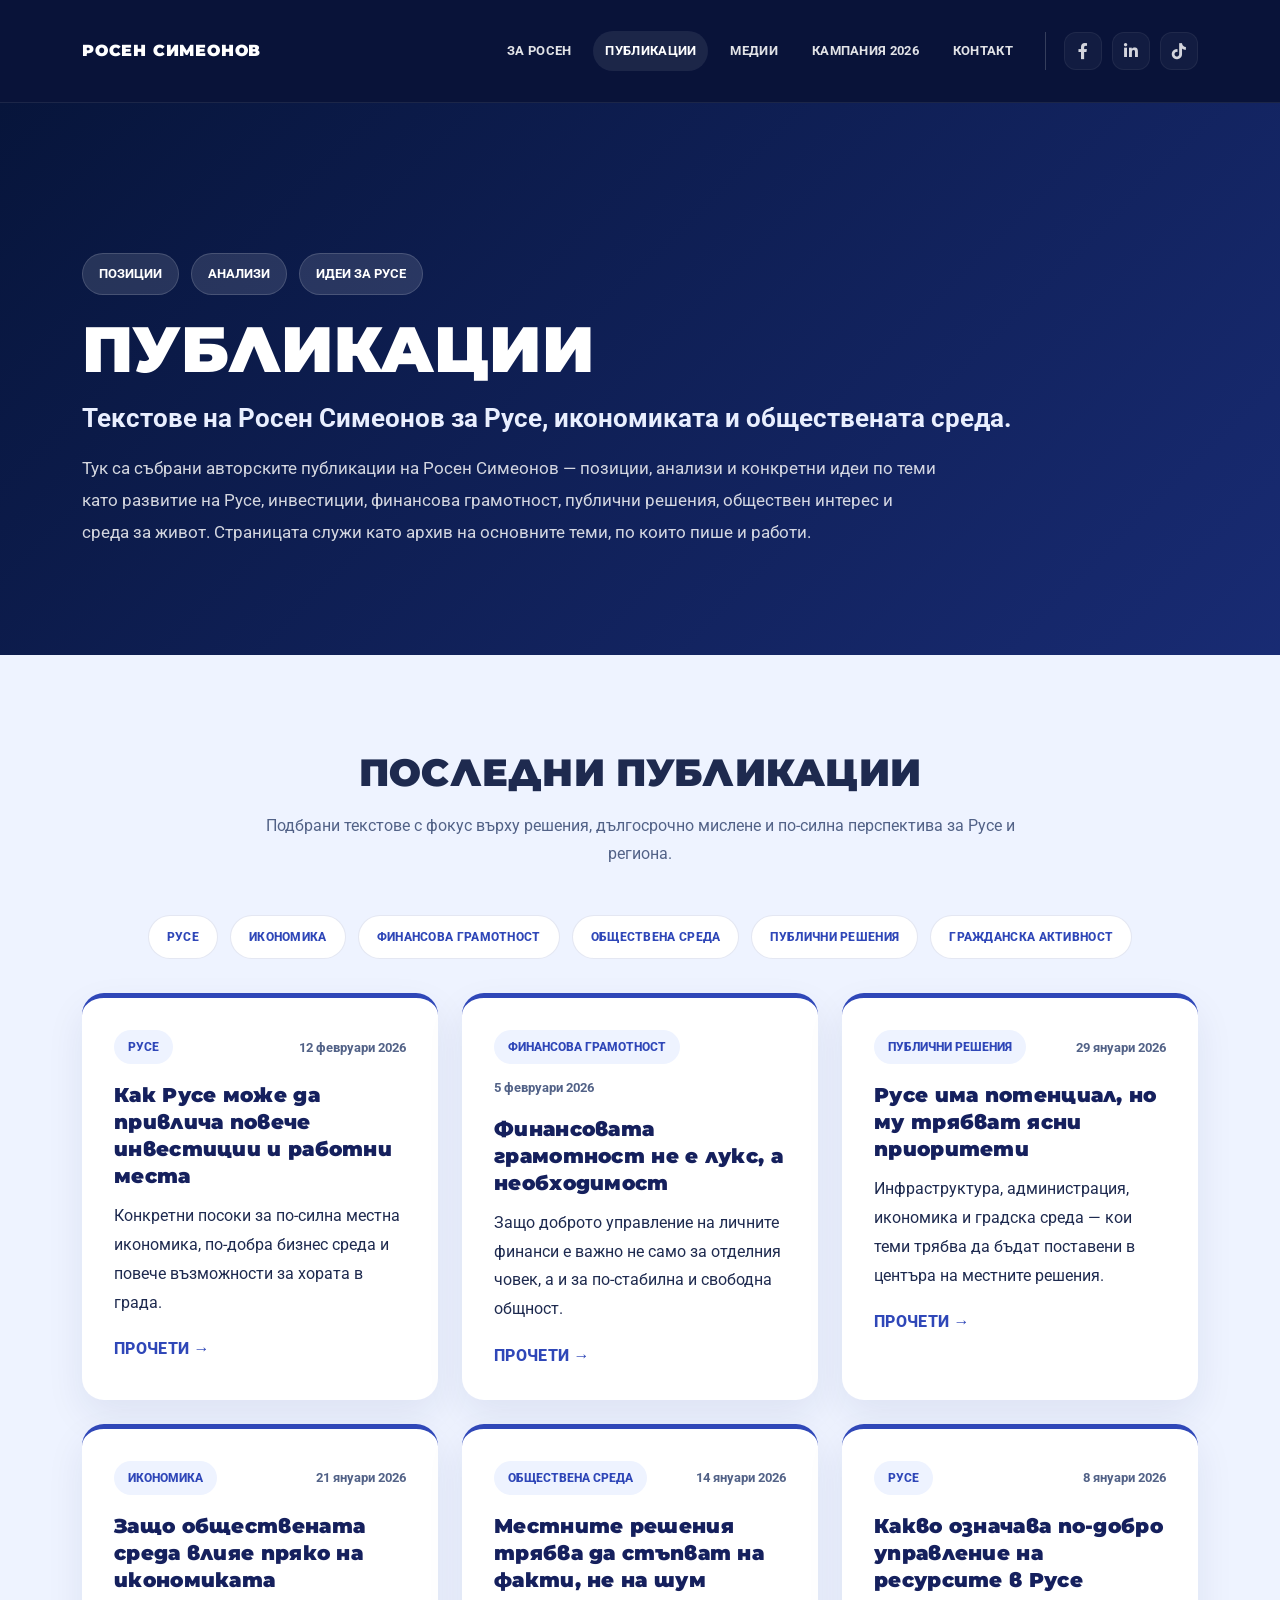
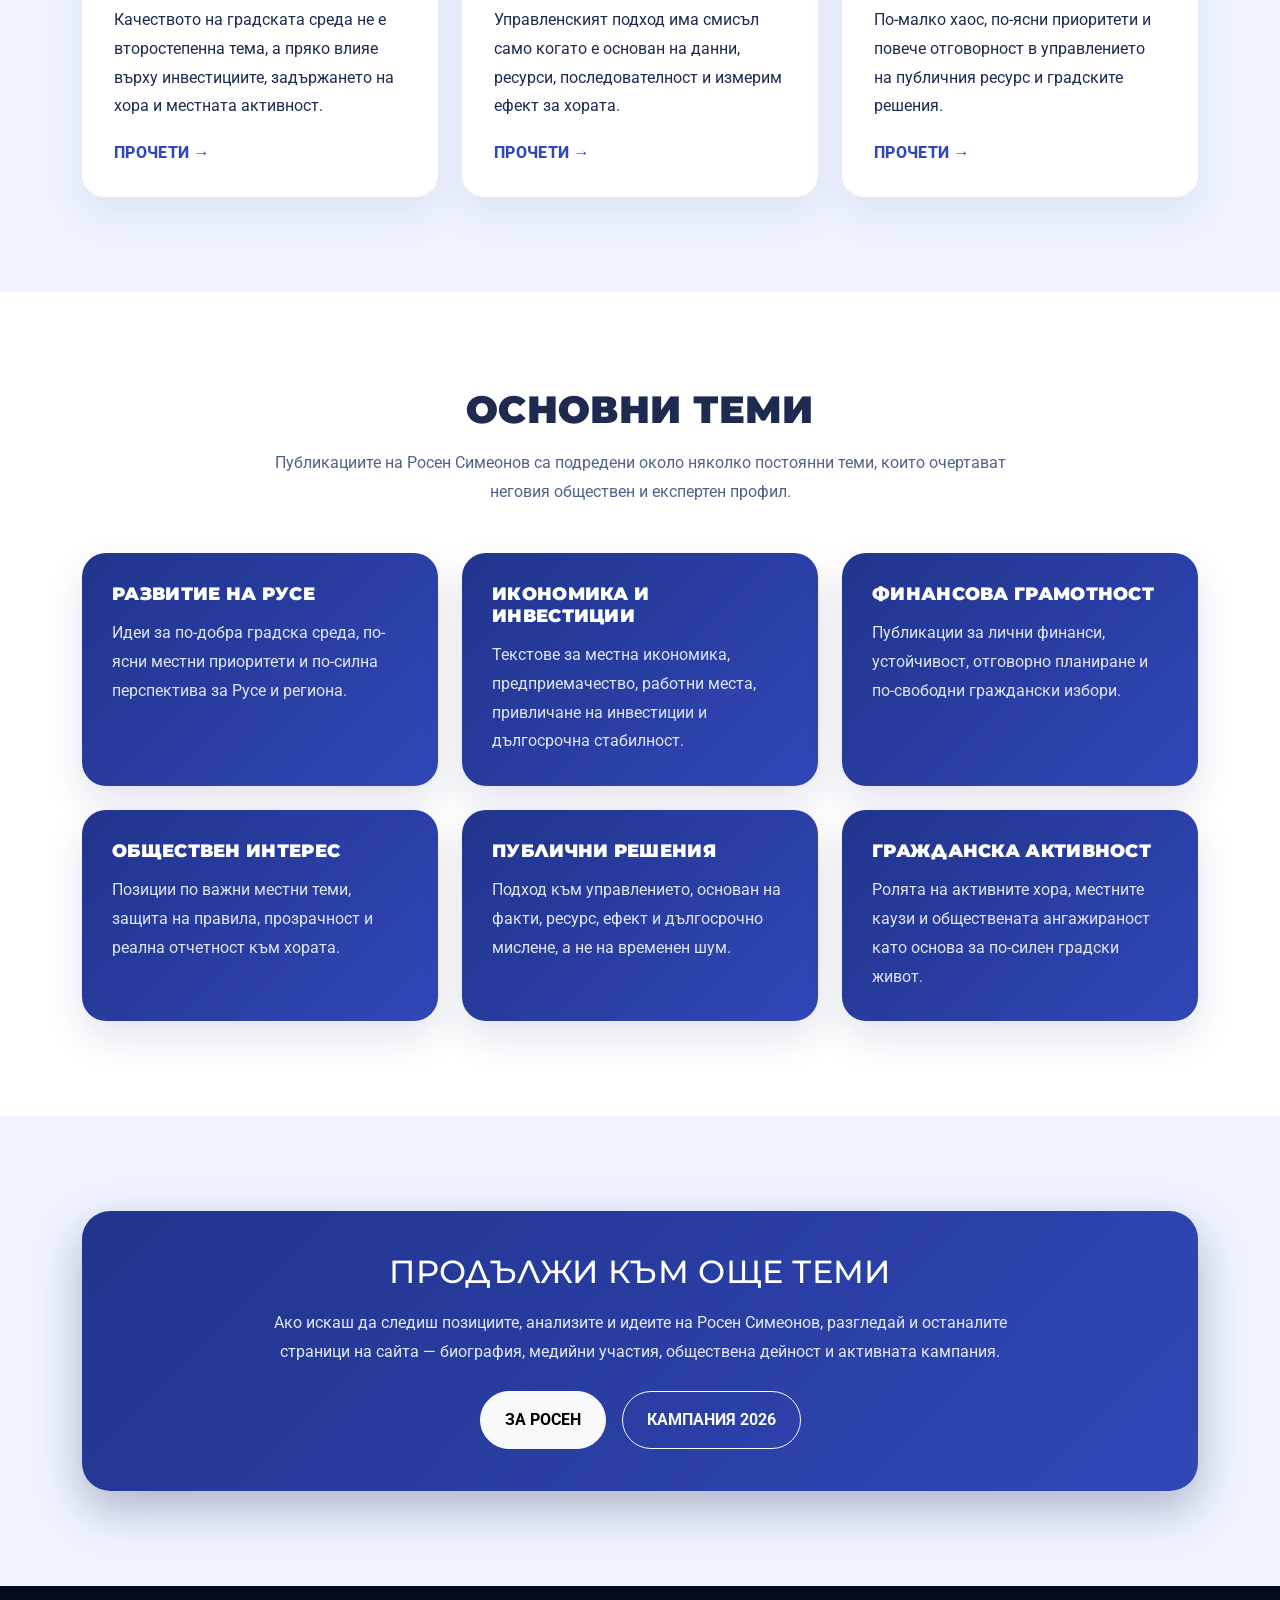
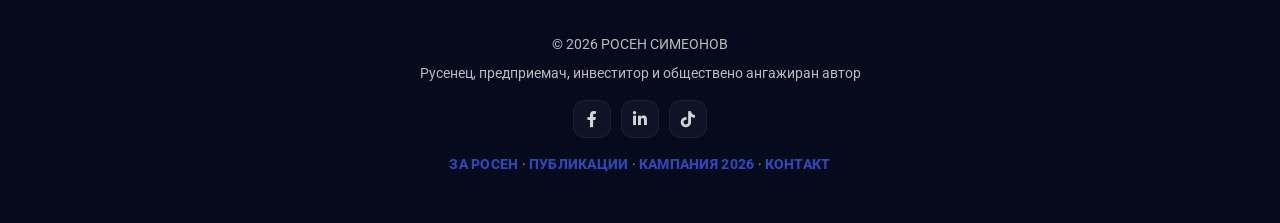
<file: publikacii.html>
<!DOCTYPE html>
<html lang="bg-BG">
<head>
    <meta charset="UTF-8">
    <meta http-equiv="X-UA-Compatible" content="IE=edge">
    <meta name="viewport" content="width=device-width, initial-scale=1.0, viewport-fit=cover">

    <title>Публикации | Росен Симеонов</title>
    <meta name="description" content="Публикации на Росен Симеонов с позиции, анализи и идеи за Русе, икономиката, финансовата грамотност, обществената среда и по-доброто управление.">
    <meta name="robots" content="index, follow, max-image-preview:large, max-snippet:-1, max-video-preview:-1">
    <meta name="author" content="Росен Симеонов">
    <meta name="theme-color" content="#07153b">
    <meta name="format-detection" content="telephone=no">

    <link rel="icon" type="image/png" href="favicon.png">
    <link rel="canonical" href="https://rosensimeonov.com/publikacii.html">

    <meta property="og:locale" content="bg_BG">
    <meta property="og:type" content="website">
    <meta property="og:site_name" content="Росен Симеонов">
    <meta property="og:title" content="Публикации | Росен Симеонов">
    <meta property="og:description" content="Позиции, анализи и идеи за Русе, икономиката, финансовата грамотност и обществената среда.">
    <meta property="og:url" content="https://rosensimeonov.com/publikacii.html">
    <meta property="og:image" content="https://rosensimeonov.com/thumbnail-rosen.png">

    <meta name="twitter:card" content="summary_large_image">
    <meta name="twitter:title" content="Публикации | Росен Симеонов">
    <meta name="twitter:description" content="Позиции, анализи и идеи за Русе, икономиката, финансовата грамотност и обществената среда.">
    <meta name="twitter:image" content="https://rosensimeonov.com/thumbnail-rosen.png">

    <script type="application/ld+json">
    {
      "@context": "https://schema.org",
      "@graph": [
        {
          "@type": "CollectionPage",
          "@id": "https://rosensimeonov.com/publikacii.html#collectionpage",
          "url": "https://rosensimeonov.com/publikacii.html",
          "name": "Публикации | Росен Симеонов",
          "description": "Архив с публикации, позиции и анализи на Росен Симеонов.",
          "inLanguage": "bg-BG"
        },
        {
          "@type": "Person",
          "@id": "https://rosensimeonov.com/#person",
          "name": "Росен Симеонов",
          "url": "https://rosensimeonov.com/",
          "image": "https://rosensimeonov.com/thumbnail-rosen.png",
          "jobTitle": "Предприемач, инвеститор и обществено ангажиран автор"
        },
        {
          "@type": "BreadcrumbList",
          "@id": "https://rosensimeonov.com/publikacii.html#breadcrumb",
          "itemListElement": [
            {
              "@type": "ListItem",
              "position": 1,
              "name": "Начало",
              "item": "https://rosensimeonov.com/"
            },
            {
              "@type": "ListItem",
              "position": 2,
              "name": "Публикации",
              "item": "https://rosensimeonov.com/publikacii.html"
            }
          ]
        }
      ]
    }
    </script>

    <link rel="preconnect" href="https://fonts.googleapis.com">
    <link rel="preconnect" href="https://fonts.gstatic.com" crossorigin>
    <link rel="preconnect" href="https://cdnjs.cloudflare.com" crossorigin>
    <link rel="preconnect" href="https://cdn.jsdelivr.net" crossorigin>
    <link rel="preconnect" href="https://unpkg.com" crossorigin>

    <link href="https://fonts.googleapis.com/css2?family=Montserrat:wght@400;700;800;900&family=Roboto:wght@300;400;500;700&display=swap" rel="stylesheet">
    <link rel="stylesheet" href="https://cdnjs.cloudflare.com/ajax/libs/font-awesome/6.0.0/css/all.min.css">
    <link href="https://cdn.jsdelivr.net/npm/bootstrap@5.3.0/dist/css/bootstrap.min.css" rel="stylesheet">
    <link href="https://unpkg.com/aos@2.3.1/dist/aos.css" rel="stylesheet">

    <style>
        :root {
            --primary-blue: #243a96;
            --secondary-blue: #2f47b8;
            --deep-blue: #15205d;
            --navy: #07153b;
            --navy-soft: #0b1438;
            --accent-light: #e9efff;
            --white: #ffffff;
            --text-soft: rgba(255,255,255,0.82);
            --text-dark: #1e2a4f;
            --text-muted: #526287;
            --shadow: 0 18px 45px rgba(7, 21, 59, 0.28);
            --shadow-soft: 0 10px 30px rgba(7, 21, 59, 0.16);
            --nav-height: 86px;
            --nav-height-scrolled: 72px;
        }

        * { box-sizing: border-box; }
        html { scroll-behavior: smooth; max-width: 100%; overflow-x: hidden; }
        body {
            margin: 0;
            max-width: 100%;
            overflow-x: hidden;
            font-family: 'Roboto', sans-serif;
            background: var(--navy);
            color: var(--white);
        }

        h1, h2, h3, h4, h5 {
            font-family: 'Montserrat', sans-serif;
            letter-spacing: 0.3px;
        }

        a { transition: 0.25s ease; text-decoration: none; }
        img { max-width: 100%; height: auto; }

        .navbar {
            background: rgba(10, 20, 58, 0.82);
            backdrop-filter: blur(18px);
            -webkit-backdrop-filter: blur(18px);
            min-height: var(--nav-height);
            border-bottom: 1px solid rgba(255,255,255,0.08);
            transition: min-height 0.28s ease, background 0.28s ease, box-shadow 0.28s ease;
            z-index: 1030;
        }

        .navbar.navbar-scrolled {
            min-height: var(--nav-height-scrolled);
            background: rgba(7, 16, 45, 0.94);
            box-shadow: 0 12px 32px rgba(0,0,0,0.18);
        }

        .nav-shell {
            min-height: var(--nav-height);
            display: flex;
            align-items: center;
            justify-content: space-between;
            gap: 18px;
            width: 100%;
            transition: min-height 0.28s ease;
        }

        .navbar.navbar-scrolled .nav-shell {
            min-height: var(--nav-height-scrolled);
        }

        .brand-name {
            color: #fff !important;
            font-family: 'Montserrat', sans-serif;
            font-weight: 900;
            font-size: 16px;
            letter-spacing: 0.8px;
            white-space: nowrap;
        }

        .desktop-nav {
            margin-left: auto;
        }

        .desktop-nav .navbar-nav {
            gap: 2px;
        }

        .desktop-nav .nav-link {
            position: relative;
            color: rgba(255,255,255,0.88) !important;
            font-weight: 700;
            font-size: 13px;
            text-transform: uppercase;
            margin-left: 8px;
            padding: 10px 12px !important;
            border-radius: 999px;
            letter-spacing: 0.3px;
        }

        .desktop-nav .nav-link:hover,
        .desktop-nav .nav-link.active {
            color: #fff !important;
            background: rgba(255,255,255,0.08);
        }

        .social-nav {
            display: flex;
            gap: 10px;
            margin-left: 18px;
            padding-left: 18px;
            border-left: 1px solid rgba(255,255,255,0.18);
        }

        .social-nav a {
            width: 38px;
            height: 38px;
            color: rgba(255,255,255,0.82);
            font-size: 16px;
            border-radius: 12px;
            background: rgba(255,255,255,0.04);
            border: 1px solid rgba(255,255,255,0.06);
            display: inline-flex;
            align-items: center;
            justify-content: center;
        }

        .hero-page {
            padding: 150px 0 90px;
            background:
                linear-gradient(135deg, rgba(7,21,59,0.96) 0%, rgba(26,45,120,0.92) 100%);
        }

        .hero-badges {
            display: flex;
            gap: 12px;
            flex-wrap: wrap;
            margin-bottom: 22px;
        }

        .badge-soft {
            background: rgba(255,255,255,0.12);
            border: 1px solid rgba(255,255,255,0.15);
            color: #fff;
            padding: 10px 16px;
            border-radius: 999px;
            font-size: 13px;
            font-weight: 700;
            text-transform: uppercase;
        }

        .hero-title {
            font-size: clamp(2.4rem, 5vw, 4.5rem);
            font-weight: 900;
            line-height: 1;
            text-transform: uppercase;
            margin-bottom: 18px;
        }

        .hero-subtitle {
            font-size: clamp(1.15rem, 2vw, 1.7rem);
            color: var(--accent-light);
            margin-bottom: 16px;
            font-weight: 700;
        }

        .hero-lead {
            max-width: 860px;
            font-size: 1.05rem;
            line-height: 1.9;
            color: var(--text-soft);
        }

        .section-white { background: #fff; color: var(--text-dark); padding: 95px 0; }
        .section-soft { background: #eef3ff; color: var(--text-dark); padding: 95px 0; }
        .section-dark { background: #0c1743; padding: 78px 0; }

        .section-header { margin-bottom: 46px; }
        .section-header h2 {
            font-weight: 900;
            font-size: clamp(2rem, 3vw, 2.8rem);
            text-transform: uppercase;
            margin-bottom: 16px;
        }
        .section-header p {
            color: var(--text-muted);
            line-height: 1.8;
        }

        .filter-wrap {
            display: flex;
            flex-wrap: wrap;
            gap: 12px;
            justify-content: center;
            margin-bottom: 34px;
        }

        .filter-chip {
            display: inline-flex;
            align-items: center;
            justify-content: center;
            min-height: 44px;
            padding: 0 18px;
            border-radius: 999px;
            background: #fff;
            border: 1px solid rgba(36,58,150,0.12);
            color: var(--secondary-blue);
            font-weight: 800;
            text-transform: uppercase;
            font-size: 12px;
            letter-spacing: 0.3px;
        }

        .article-card {
            background: #fff;
            border-radius: 22px;
            padding: 32px;
            height: 100%;
            box-shadow: 0 16px 38px rgba(20, 36, 96, 0.08);
            transition: transform 0.25s ease, box-shadow 0.25s ease;
            border-top: 5px solid var(--secondary-blue);
        }

        .article-card:hover {
            transform: translateY(-4px);
            box-shadow: 0 20px 42px rgba(20, 36, 96, 0.12);
        }

        .article-meta {
            display: flex;
            align-items: center;
            justify-content: space-between;
            gap: 14px;
            flex-wrap: wrap;
            margin-bottom: 18px;
        }

        .article-tag {
            display: inline-block;
            padding: 8px 14px;
            border-radius: 999px;
            background: #eef3ff;
            color: var(--secondary-blue);
            font-size: 12px;
            font-weight: 800;
            text-transform: uppercase;
        }

        .article-date {
            font-size: 13px;
            color: var(--text-muted);
            font-weight: 700;
        }

        .article-card h3 {
            color: var(--deep-blue);
            font-size: 1.25rem;
            font-weight: 900;
            margin-bottom: 12px;
            line-height: 1.35;
        }

        .article-card p {
            color: var(--text-dark);
            line-height: 1.8;
            margin-bottom: 20px;
        }

        .text-link {
            color: var(--secondary-blue);
            font-weight: 800;
            text-transform: uppercase;
            letter-spacing: 0.3px;
        }

        .text-link:hover {
            color: var(--deep-blue);
        }

        .topic-card {
            background: linear-gradient(135deg, #21348d 0%, #3147b7 100%);
            border-radius: 24px;
            padding: 30px;
            color: #fff;
            height: 100%;
            box-shadow: 0 16px 38px rgba(20, 36, 96, 0.12);
        }

        .topic-card h3 {
            font-size: 1.15rem;
            font-weight: 900;
            text-transform: uppercase;
            margin-bottom: 14px;
        }

        .topic-card p {
            color: rgba(255,255,255,0.86);
            line-height: 1.8;
            margin-bottom: 0;
        }

        .archive-card {
            background: linear-gradient(135deg, #21348d 0%, #3147b7 100%);
            border-radius: 28px;
            padding: 42px;
            color: #fff;
            box-shadow: 0 18px 45px rgba(7, 21, 59, 0.28);
        }

        .archive-card p {
            color: rgba(255,255,255,0.88);
            line-height: 1.85;
        }

        footer {
            background: #050b1c;
            padding: 48px 0;
            text-align: center;
            color: rgba(255,255,255,0.72);
            font-size: 14px;
        }

        @media (max-width: 991px) {
            .desktop-nav,
            .social-nav {
                display: none !important;
            }

            .hero-page {
                padding: 130px 0 72px;
                text-align: center;
            }

            .hero-badges {
                justify-content: center;
            }

            .section-white,
            .section-soft {
                padding: 80px 0;
            }

            .archive-card {
                padding: 28px;
            }
        }
    </style>
</head>
<body>

    <header>
        <nav class="navbar sticky-top navbar-dark" id="mainNavbar" aria-label="Основна навигация">
            <div class="container">
                <div class="nav-shell">
                    <a href="index.html" class="brand-name" aria-label="Начало - Росен Симеонов">РОСЕН СИМЕОНОВ</a>

                    <div class="desktop-nav d-none d-lg-flex align-items-center">
                        <ul class="navbar-nav flex-row align-items-center">
                            <li class="nav-item"><a class="nav-link" href="za-men.html">За Росен</a></li>
                            <li class="nav-item"><a class="nav-link active" href="publikacii.html">Публикации</a></li>
                            <li class="nav-item"><a class="nav-link" href="medii.html">Медии</a></li>
                            <li class="nav-item"><a class="nav-link" href="kampania-2026.html">Кампания 2026</a></li>
                            <li class="nav-item"><a class="nav-link" href="index.html#contact">Контакт</a></li>
                            <li class="nav-item">
                                <div class="social-nav">
                                    <a href="https://www.facebook.com/rosen.simeonov.12" target="_blank" rel="noopener noreferrer me" aria-label="Facebook профил на Росен Симеонов"><i class="fab fa-facebook-f"></i></a>
                                    <a href="https://www.linkedin.com/in/rosen-simeonov/" target="_blank" rel="noopener noreferrer me" aria-label="LinkedIn профил на Росен Симеонов"><i class="fab fa-linkedin-in"></i></a>
                                    <a href="https://www.tiktok.com/@rossimeonov" target="_blank" rel="noopener noreferrer me" aria-label="TikTok профил на Росен Симеонов"><i class="fab fa-tiktok"></i></a>
                                </div>
                            </li>
                        </ul>
                    </div>
                </div>
            </div>
        </nav>
    </header>

    <main>
        <section class="hero-page" aria-labelledby="page-title">
            <div class="container">
                <div class="hero-badges">
                    <span class="badge-soft">Позиции</span>
                    <span class="badge-soft">Анализи</span>
                    <span class="badge-soft">Идеи за Русе</span>
                </div>

                <h1 id="page-title" class="hero-title">Публикации</h1>
                <div class="hero-subtitle">Текстове на Росен Симеонов за Русе, икономиката и обществената среда.</div>
                <p class="hero-lead">
                    Тук са събрани авторските публикации на Росен Симеонов — позиции, анализи и конкретни идеи по теми като развитие на Русе, инвестиции, финансова грамотност, публични решения, обществен интерес и среда за живот. Страницата служи като архив на основните теми, по които пише и работи.
                </p>
            </div>
        </section>

        <section class="section-soft" aria-labelledby="latest-title">
            <div class="container">
                <div class="section-header text-center">
                    <h2 id="latest-title">Последни публикации</h2>
                    <p style="max-width:760px; margin:0 auto;">
                        Подбрани текстове с фокус върху решения, дългосрочно мислене и по-силна перспектива за Русе и региона.
                    </p>
                </div>

                <div class="filter-wrap" aria-label="Основни теми">
                    <span class="filter-chip">Русе</span>
                    <span class="filter-chip">Икономика</span>
                    <span class="filter-chip">Финансова грамотност</span>
                    <span class="filter-chip">Обществена среда</span>
                    <span class="filter-chip">Публични решения</span>
                    <span class="filter-chip">Гражданска активност</span>
                </div>

                <div class="row g-4">
                    <div class="col-md-6 col-lg-4">
                        <article class="article-card">
                            <div class="article-meta">
                                <span class="article-tag">Русе</span>
                                <span class="article-date">12 февруари 2026</span>
                            </div>
                            <h3>Как Русе може да привлича повече инвестиции и работни места</h3>
                            <p>Конкретни посоки за по-силна местна икономика, по-добра бизнес среда и повече възможности за хората в града.</p>
                            <a href="publikacii/ruse-investicii-rabotni-mesta.html" class="text-link">Прочети →</a>
                        </article>
                    </div>

                    <div class="col-md-6 col-lg-4">
                        <article class="article-card">
                            <div class="article-meta">
                                <span class="article-tag">Финансова грамотност</span>
                                <span class="article-date">5 февруари 2026</span>
                            </div>
                            <h3>Финансовата грамотност не е лукс, а необходимост</h3>
                            <p>Защо доброто управление на личните финанси е важно не само за отделния човек, а и за по-стабилна и свободна общност.</p>
                            <a href="publikacii/finansova-gramotnost-neobhodimost.html" class="text-link">Прочети →</a>
                        </article>
                    </div>

                    <div class="col-md-6 col-lg-4">
                        <article class="article-card">
                            <div class="article-meta">
                                <span class="article-tag">Публични решения</span>
                                <span class="article-date">29 януари 2026</span>
                            </div>
                            <h3>Русе има потенциал, но му трябват ясни приоритети</h3>
                            <p>Инфраструктура, администрация, икономика и градска среда — кои теми трябва да бъдат поставени в центъра на местните решения.</p>
                            <a href="publikacii/ruse-iasni-prioriteti.html" class="text-link">Прочети →</a>
                        </article>
                    </div>

                    <div class="col-md-6 col-lg-4">
                        <article class="article-card">
                            <div class="article-meta">
                                <span class="article-tag">Икономика</span>
                                <span class="article-date">21 януари 2026</span>
                            </div>
                            <h3>Защо обществената среда влияе пряко на икономиката</h3>
                            <p>Качеството на градската среда не е второстепенна тема, а пряко влияе върху инвестициите, задържането на хора и местната активност.</p>
                            <a href="publikacii/obshtestvena-sreda-i-ikonomika.html" class="text-link">Прочети →</a>
                        </article>
                    </div>

                    <div class="col-md-6 col-lg-4">
                        <article class="article-card">
                            <div class="article-meta">
                                <span class="article-tag">Обществена среда</span>
                                <span class="article-date">14 януари 2026</span>
                            </div>
                            <h3>Местните решения трябва да стъпват на факти, не на шум</h3>
                            <p>Управленският подход има смисъл само когато е основан на данни, ресурси, последователност и измерим ефект за хората.</p>
                            <a href="publikacii/fakti-a-ne-shum.html" class="text-link">Прочети →</a>
                        </article>
                    </div>

                    <div class="col-md-6 col-lg-4">
                        <article class="article-card">
                            <div class="article-meta">
                                <span class="article-tag">Русе</span>
                                <span class="article-date">8 януари 2026</span>
                            </div>
                            <h3>Какво означава по-добро управление на ресурсите в Русе</h3>
                            <p>По-малко хаос, по-ясни приоритети и повече отговорност в управлението на публичния ресурс и градските решения.</p>
                            <a href="publikacii/upravlenie-na-resursite-v-ruse.html" class="text-link">Прочети →</a>
                        </article>
                    </div>
                </div>
            </div>
        </section>

        <section class="section-white" aria-labelledby="topics-title">
            <div class="container">
                <div class="section-header text-center">
                    <h2 id="topics-title">Основни теми</h2>
                    <p style="max-width:760px; margin:0 auto;">
                        Публикациите на Росен Симеонов са подредени около няколко постоянни теми, които очертават неговия обществен и експертен профил.
                    </p>
                </div>

                <div class="row g-4">
                    <div class="col-md-6 col-lg-4">
                        <div class="topic-card">
                            <h3>Развитие на Русе</h3>
                            <p>Идеи за по-добра градска среда, по-ясни местни приоритети и по-силна перспектива за Русе и региона.</p>
                        </div>
                    </div>

                    <div class="col-md-6 col-lg-4">
                        <div class="topic-card">
                            <h3>Икономика и инвестиции</h3>
                            <p>Текстове за местна икономика, предприемачество, работни места, привличане на инвестиции и дългосрочна стабилност.</p>
                        </div>
                    </div>

                    <div class="col-md-6 col-lg-4">
                        <div class="topic-card">
                            <h3>Финансова грамотност</h3>
                            <p>Публикации за лични финанси, устойчивост, отговорно планиране и по-свободни граждански избори.</p>
                        </div>
                    </div>

                    <div class="col-md-6 col-lg-4">
                        <div class="topic-card">
                            <h3>Обществен интерес</h3>
                            <p>Позиции по важни местни теми, защита на правила, прозрачност и реална отчетност към хората.</p>
                        </div>
                    </div>

                    <div class="col-md-6 col-lg-4">
                        <div class="topic-card">
                            <h3>Публични решения</h3>
                            <p>Подход към управлението, основан на факти, ресурс, ефект и дългосрочно мислене, а не на временен шум.</p>
                        </div>
                    </div>

                    <div class="col-md-6 col-lg-4">
                        <div class="topic-card">
                            <h3>Гражданска активност</h3>
                            <p>Ролята на активните хора, местните каузи и обществената ангажираност като основа за по-силен градски живот.</p>
                        </div>
                    </div>
                </div>
            </div>
        </section>

        <section class="section-soft" aria-labelledby="cta-title">
            <div class="container">
                <div class="archive-card text-center">
                    <h2 id="cta-title" class="fw-900 text-uppercase mb-3">Продължи към още теми</h2>
                    <p style="max-width:780px; margin:0 auto 24px;">
                        Ако искаш да следиш позициите, анализите и идеите на Росен Симеонов, разгледай и останалите страници на сайта — биография, медийни участия, обществена дейност и активната кампания.
                    </p>
                    <div class="d-flex flex-wrap gap-3 justify-content-center">
                        <a href="za-men.html" class="btn btn-light rounded-pill px-4 py-3 fw-bold text-uppercase">За Росен</a>
                        <a href="kampania-2026.html" class="btn btn-outline-light rounded-pill px-4 py-3 fw-bold text-uppercase">Кампания 2026</a>
                    </div>
                </div>
            </div>
        </section>
    </main>

    <footer>
    <div class="container">
        <p class="mb-2">© 2026 РОСЕН СИМЕОНОВ</p>
        <p class="mb-3">Русенец, предприемач, инвеститор и обществено ангажиран автор</p>

        <div class="social-nav justify-content-center d-flex mx-auto mb-3" style="margin-left: 0; padding-left: 0; border-left: none;">
            <a href="https://www.facebook.com/rosen.simeonov.12" target="_blank" rel="noopener noreferrer me" aria-label="Facebook профил на Росен Симеонов">
                <i class="fab fa-facebook-f"></i>
            </a>
            <a href="https://www.linkedin.com/in/rosen-simeonov/" target="_blank" rel="noopener noreferrer me" aria-label="LinkedIn профил на Росен Симеонов">
                <i class="fab fa-linkedin-in"></i>
            </a>
            <a href="https://www.tiktok.com/@rossimeonov" target="_blank" rel="noopener noreferrer me" aria-label="TikTok профил на Росен Симеонов">
                <i class="fab fa-tiktok"></i>
            </a>
        </div>

        <p class="mb-0">
            <a href="za-men.html" class="text-link">За Росен</a> ·
            <a href="publikacii.html" class="text-link">Публикации</a> ·
            <a href="kampania-2026.html" class="text-link">Кампания 2026</a> ·
            <a href="#contact" class="text-link nav-scroll-link" data-target="contact">Контакт</a>
        </p>
    </div>
</footer>

    <script>
        document.addEventListener('DOMContentLoaded', function () {
            const navbar = document.getElementById('mainNavbar');

            function handleScrollState() {
                if (!navbar) return;
                if (window.scrollY > 16) {
                    navbar.classList.add('navbar-scrolled');
                } else {
                    navbar.classList.remove('navbar-scrolled');
                }
            }

            window.addEventListener('scroll', handleScrollState);
            handleScrollState();
        });
    </script>
</body>
</html>
</file>
